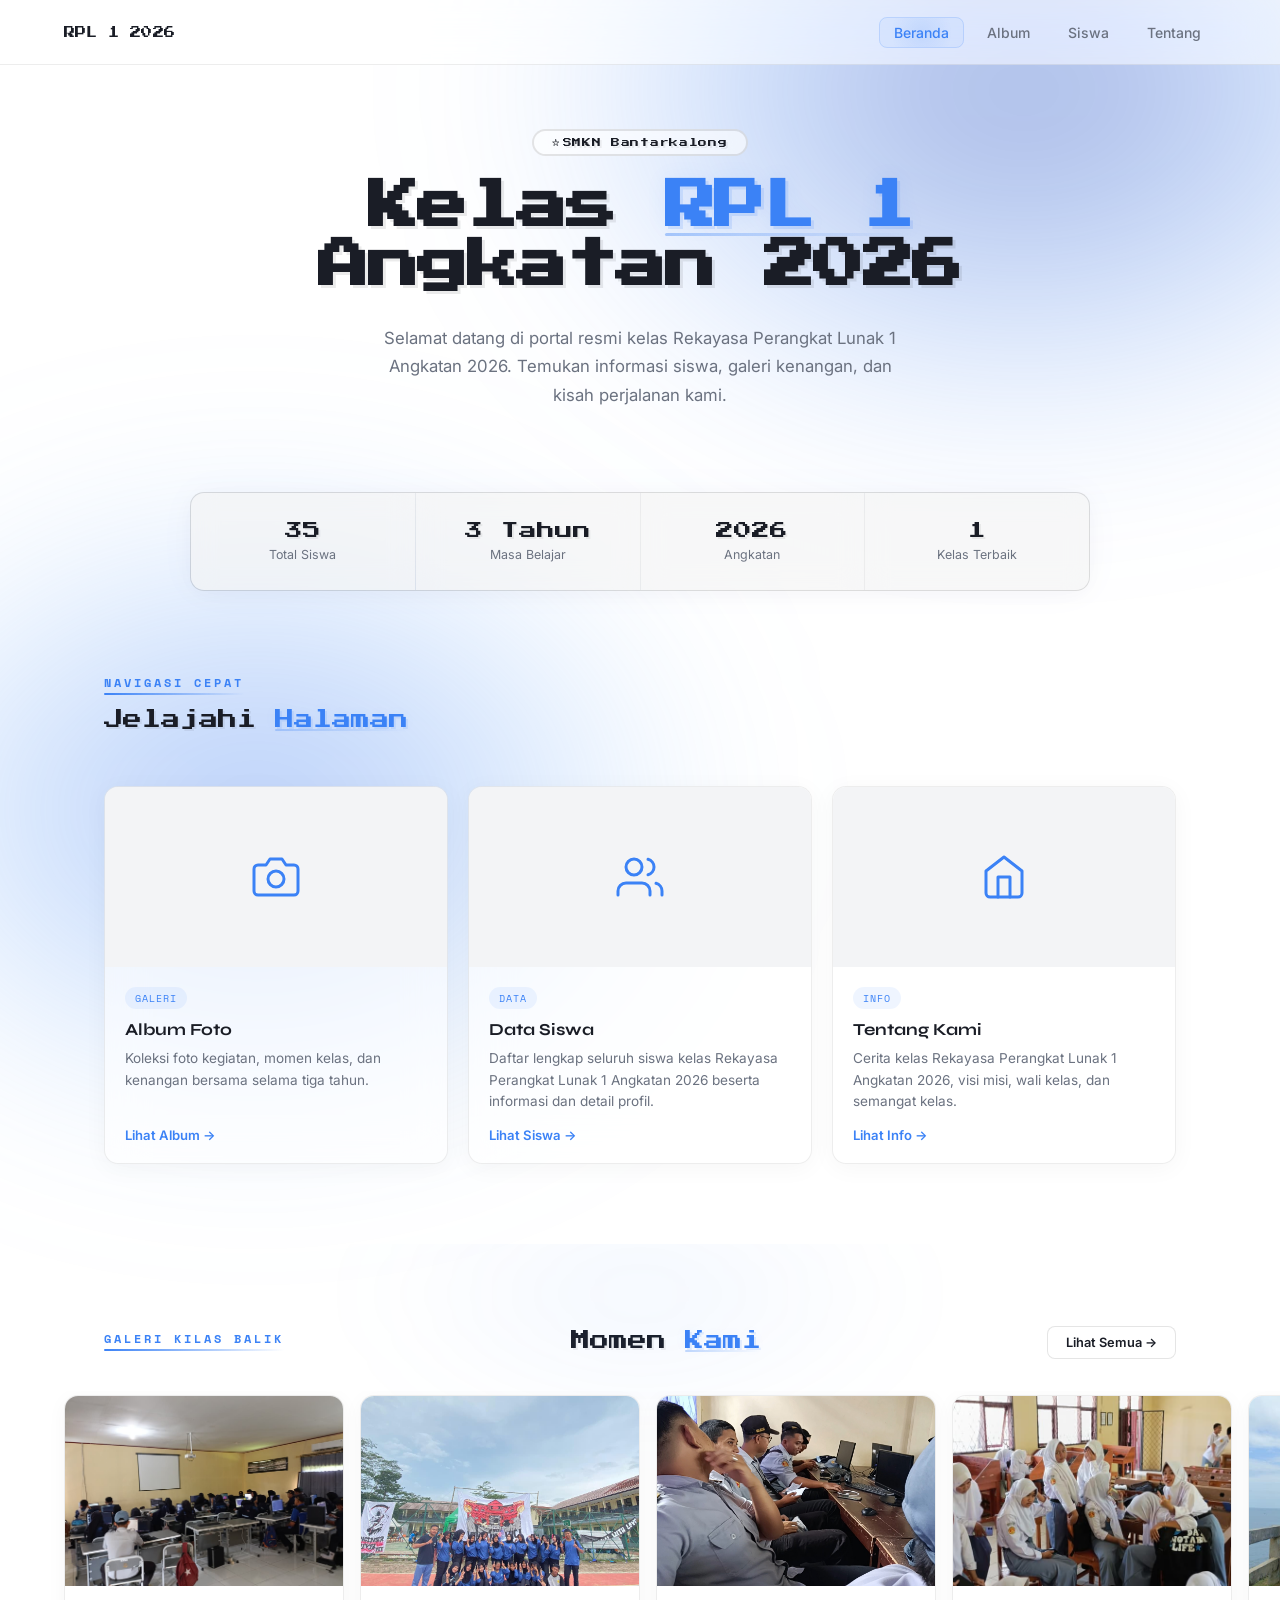
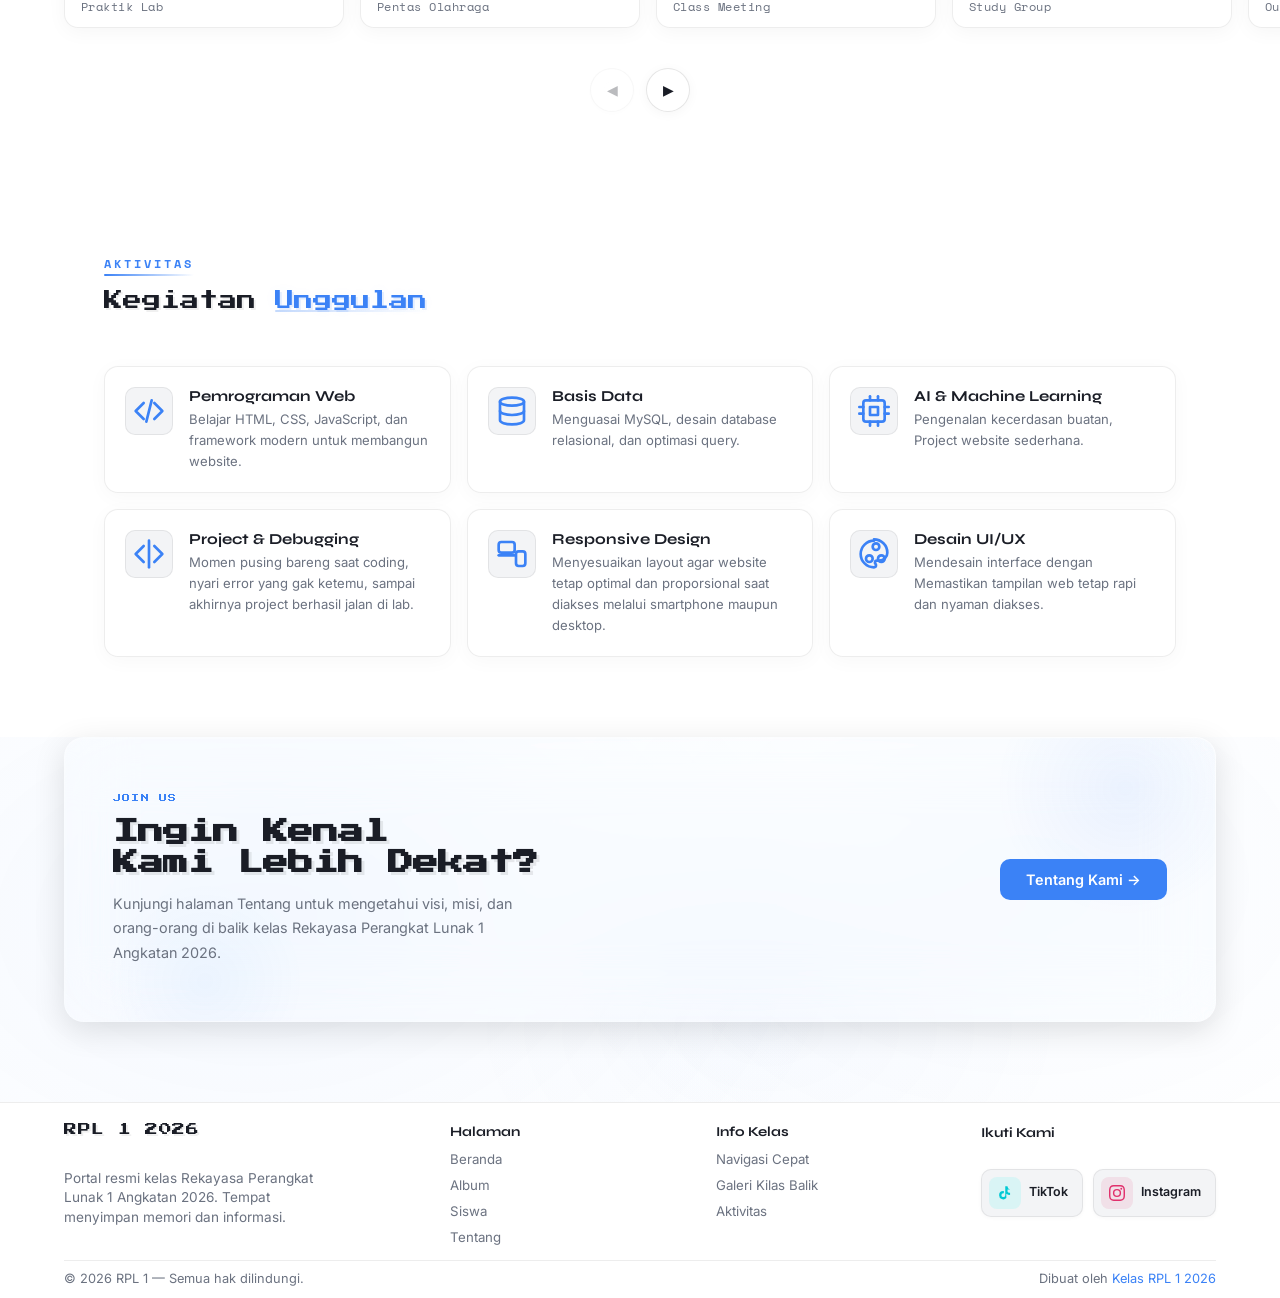
<file: index.html>
<!DOCTYPE html>
<html lang="id">
<head>
  <meta charset="UTF-8" />
  <meta name="viewport" content="width=device-width, initial-scale=1.0" />
  <title>RPL 1 2026 - Home</title>
  <link rel="stylesheet" href="assets/style.css" />
</head>
<body>

  <nav class="navbar">
    <div class="nav-inner">
      <a href="index.html" class="nav-logo">
        <span class="nav-logo-text">RPL 1 2026</span>
      </a>
      <ul class="nav-links">
        <li><a href="index.html" class="active">Beranda</a></li>
        <li><a href="album.html">Album</a></li>
        <li><a href="siswa.html">Siswa</a></li>
        <li><a href="tentang.html">Tentang</a></li>
      </ul>
      <div class="hamburger" aria-label="Menu">
        <span></span><span></span><span></span>
      </div>
    </div>
  </nav>

  <main>

    <section class="hero">
      <div class="hero-badge">
        <svg class="badge-sparkle" viewBox="0 0 24 24" fill="none" stroke="currentColor" stroke-width="2" stroke-linecap="round" stroke-linejoin="round"><path d="M12 2l2.4 7.4H22l-6.2 4.5 2.4 7.4L12 16.8l-6.2 4.5 2.4-7.4L2 9.4h7.6z"/></svg>
        SMKN Bantarkalong
      </div>
      <h1>Kelas <em>RPL 1</em><br>Angkatan 2026</h1>
      <p>Selamat datang di portal resmi kelas Rekayasa Perangkat Lunak 1 Angkatan 2026. Temukan informasi siswa, galeri kenangan, dan kisah perjalanan kami.</p>
    </section>

    <div class="section pt-0">
      <div class="stats-bar fade-in">
        <div class="stat-item">
          <div class="stat-num" data-target="35" data-suffix="">35</div>
          <div class="stat-lbl">Total Siswa</div>
        </div>
        <div class="stat-item">
          <div class="stat-num" data-target="3" data-suffix=" Tahun">3 Tahun</div>
          <div class="stat-lbl">Masa Belajar</div>
        </div>
        <div class="stat-item">
          <div class="stat-num" data-target="2026" data-suffix="">2026</div>
          <div class="stat-lbl">Angkatan</div>
        </div>
        <div class="stat-item">
          <div class="stat-num" data-target="1" data-suffix="">1</div>
          <div class="stat-lbl">Kelas Terbaik</div>
        </div>
      </div>
    </div>

    <section class="section pt-0">
      <div class="section-label" id="Navigasi Cepat">Navigasi Cepat</div>
      <h2 class="section-title">Jelajahi <span>Halaman</span></h2>

      <div class="card-grid">
        <a href="album.html" class="card fade-in">
          <div class="card-img">
            <svg class="icon-card" viewBox="0 0 24 24" fill="none" stroke="currentColor" stroke-width="1.5" stroke-linecap="round" stroke-linejoin="round"><path d="M23 19a2 2 0 0 1-2 2H3a2 2 0 0 1-2-2V8a2 2 0 0 1 2-2h4l2-3h6l2 3h4a2 2 0 0 1 2 2z"/><circle cx="12" cy="13" r="4"/></svg>
          </div>
          <div class="card-body">
            <span class="card-tag">GALERI</span>
            <div class="card-title">Album Foto</div>
            <div class="card-desc">Koleksi foto kegiatan, momen kelas, dan kenangan bersama selama tiga tahun.</div>
            <span class="card-link">Lihat Album →</span>
          </div>
        </a>

        <a href="siswa.html" class="card fade-in delay-1">
          <div class="card-img">
            <svg class="icon-card" viewBox="0 0 24 24" fill="none" stroke="currentColor" stroke-width="1.5" stroke-linecap="round" stroke-linejoin="round"><path d="M17 21v-2a4 4 0 0 0-4-4H5a4 4 0 0 0-4 4v2"/><circle cx="9" cy="7" r="4"/><path d="M23 21v-2a4 4 0 0 0-3-3.87"/><path d="M16 3.13a4 4 0 0 1 0 7.75"/></svg>
          </div>
          <div class="card-body">
            <span class="card-tag">DATA</span>
            <div class="card-title">Data Siswa</div>
            <div class="card-desc">Daftar lengkap seluruh siswa kelas Rekayasa Perangkat Lunak 1 Angkatan 2026 beserta informasi dan detail profil.</div>
            <span class="card-link">Lihat Siswa →</span>
          </div>
        </a>

        <a href="tentang.html" class="card fade-in delay-2">
          <div class="card-img">
            <svg class="icon-card" viewBox="0 0 24 24" fill="none" stroke="currentColor" stroke-width="1.5" stroke-linecap="round" stroke-linejoin="round"><path d="M3 9l9-7 9 7v11a2 2 0 0 1-2 2H5a2 2 0 0 1-2-2z"/><polyline points="9 22 9 12 15 12 15 22"/></svg>
          </div>
          <div class="card-body">
            <span class="card-tag">INFO</span>
            <div class="card-title">Tentang Kami</div>
            <div class="card-desc">Cerita kelas Rekayasa Perangkat Lunak 1 Angkatan 2026, visi misi, wali kelas, dan semangat kelas.</div>
            <span class="card-link">Lihat Info →</span>
          </div>
        </a>
      </div>
    </section>

    <section class="scroll-section">
      <div class="scroll-header">
        <div class="section-label" id="Galeri Kilas Balik">Galeri Kilas Balik</div>
        <h2 class="section-title">Momen <span>Kami</span></h2>
        <a href="album.html" class="btn btn-ghost btn-sm">Lihat Semua →</a>
      </div>

      <div class="scroll-track" id="scrollTrack">

        <div class="scroll-item">
          <img src="img/index/praktiklab.jpeg" alt="Di lab komputer" loading="lazy" />
          <div class="scroll-item-label">Praktik Lab</div>
        </div>
        <div class="scroll-item">
          <img src="img/index/pentasolahraga.jpeg" alt="Olahraga" loading="lazy" />
          <div class="scroll-item-label">Pentas Olahraga</div>
        </div>
        <div class="scroll-item">
          <img src="img/index/classmeting.jpeg" alt="Event sekolah" loading="lazy" />
          <div class="scroll-item-label">Class Meeting</div>
        </div>
        <div class="scroll-item">
          <img src="img/index/studygrup.jpeg" alt="Belajar bareng" loading="lazy" />
          <div class="scroll-item-label">Study Group</div>
        </div>
        <div class="scroll-item">
          <img src="img/index/outingclass.jpeg" alt="Momen seru" loading="lazy" />
          <div class="scroll-item-label">Outing Class</div>
        </div>
      </div>

      <div class="scroll-nav">
        <button class="scroll-btn" id="scrollLeft" aria-label="Geser kiri">◀</button>
        <button class="scroll-btn" id="scrollRight" aria-label="Geser kanan">▶</button>
      </div>
    </section>

    <section class="section">
      <div class="section-label" id="Aktivitas">Aktivitas</div>
      <h2 class="section-title">Kegiatan <span>Unggulan</span></h2>

      <div class="activity-grid">
        <div class="activity-card fade-in">
          <div class="activity-icon">
            <svg class="icon-activity" viewBox="0 0 24 24" fill="none" stroke="currentColor" stroke-width="2" stroke-linecap="round" stroke-linejoin="round"><polyline points="16 18 22 12 16 6"/><polyline points="8 6 2 12 8 18"/><line x1="14" y1="4" x2="10" y2="20"/></svg>
          </div>
          <div class="activity-body">
            <div class="activity-title">Pemrograman Web</div>
            <div class="activity-desc">Belajar HTML, CSS, JavaScript, dan framework modern untuk membangun website.</div>
          </div>
        </div>

        <div class="activity-card fade-in delay-3">
          <div class="activity-icon">
            <svg class="icon-activity" viewBox="0 0 24 24" fill="none" stroke="currentColor" stroke-width="2" stroke-linecap="round" stroke-linejoin="round"><ellipse cx="12" cy="5" rx="9" ry="3"/><path d="M21 12c0 1.66-4 3-9 3s-9-1.34-9-3"/><path d="M3 5v14c0 1.66 4 3 9 3s9-1.34 9-3V5"/></svg>
          </div>
          <div class="activity-body">
            <div class="activity-title">Basis Data</div>
            <div class="activity-desc">Menguasai MySQL, desain database relasional, dan optimasi query.</div>
          </div>
        </div>

        <div class="activity-card fade-in delay-4">
          <div class="activity-icon">
            <svg class="icon-activity" viewBox="0 0 24 24" fill="none" stroke="currentColor" stroke-width="2" stroke-linecap="round" stroke-linejoin="round"><rect x="4" y="4" width="16" height="16" rx="2"/><rect x="9" y="9" width="6" height="6"/><line x1="9" y1="1" x2="9" y2="4"/><line x1="15" y1="1" x2="15" y2="4"/><line x1="9" y1="20" x2="9" y2="23"/><line x1="15" y1="20" x2="15" y2="23"/><line x1="20" y1="9" x2="23" y2="9"/><line x1="20" y1="14" x2="23" y2="14"/><line x1="1" y1="9" x2="4" y2="9"/><line x1="1" y1="14" x2="4" y2="14"/></svg>
          </div>
          <div class="activity-body">
            <div class="activity-title">AI & Machine Learning</div>
            <div class="activity-desc">Pengenalan kecerdasan buatan, Project website sederhana.</div>
          </div>
        </div>

        <div class="activity-card fade-in delay-5">
          <div class="activity-icon">
            <svg class="icon-activity" viewBox="0 0 24 24" fill="none" stroke="currentColor" stroke-width="2" stroke-linecap="round" stroke-linejoin="round"><polyline points="16 18 22 12 16 6"/><polyline points="8 6 2 12 8 18"/><line x1="12" y1="22" x2="12" y2="2"/></svg>
          </div>
          <div class="activity-body">
            <div class="activity-title">Project & Debugging</div>
            <div class="activity-desc">Momen pusing bareng saat coding, nyari error yang gak ketemu, sampai akhirnya project berhasil jalan di lab.</div>
         </div>
        </div>

        <div class="activity-card fade-in delay-6">
          <div class="activity-icon">
           <svg class="icon-activity" viewBox="0 0 24 24" fill="none" stroke="currentColor" stroke-width="2" stroke-linecap="round" stroke-linejoin="round">
            <rect x="2" y="3" width="12" height="8" rx="2"/>
            <rect x="15" y="10" width="7" height="11" rx="2"/>
            <path d="M2 13h12"/>
           </svg>
          </div>
          <div class="activity-body">
            <div class="activity-title">Responsive Design</div>
            <div class="activity-desc">Menyesuaikan layout agar website tetap optimal dan proporsional saat diakses melalui smartphone maupun desktop.</div>
          </div>
        </div>

        <div class="activity-card fade-in delay-7">
          <div class="activity-icon">
            <svg class="icon-activity" viewBox="0 0 24 24" fill="none" stroke="currentColor" stroke-width="2" stroke-linecap="round" stroke-linejoin="round"><circle cx="13.5" cy="6.5" r="2.5"/><circle cx="17.5" cy="15.5" r="2.5"/><circle cx="8.5" cy="15.5" r="2.5"/><path d="M12 2C6.5 2 2 6.5 2 12s4.5 10 10 10c.93 0 1.5-.67 1.5-1.5 0-.39-.15-.74-.39-1.01-.23-.26-.38-.61-.38-1 0-.83.67-1.5 1.5-1.5H16c3.31 0 6-2.69 6-6 0-5.5-4.5-9.99-10-9.99z"/></svg>
          </div>
          <div class="activity-body">
            <div class="activity-title">Desain UI/UX</div>
            <div class="activity-desc">Mendesain interface dengan Memastikan tampilan web tetap rapi dan nyaman diakses.</div>
          </div>
        </div>
      </div>
    </section>

    <section class="cta-section">
      <div class="cta-inner fade-in">
        <div class="cta-text">
          <div class="cta-label">JOIN US</div>
          <h2 class="cta-title">Ingin Kenal<br>Kami Lebih Dekat?</h2>
          <p class="cta-desc">Kunjungi halaman Tentang untuk mengetahui visi, misi, dan orang-orang di balik kelas Rekayasa Perangkat Lunak 1 Angkatan 2026.</p>
        </div>
        <a href="tentang.html" class="btn btn-primary">Tentang Kami →</a>
      </div>
    </section>

  </main>

  <footer>
    <div class="footer-inner">
      <div class="footer-top">
        <div class="footer-brand">
          <div class="logo">RPL 1 2026</div>
          <p>Portal resmi kelas Rekayasa Perangkat Lunak 1 Angkatan 2026. Tempat menyimpan memori dan informasi.</p>

          <div class="social-heading">Ikuti Kami</div>
          <div class="footer-social">
            <a class="social-item tiktok-item" href="https://www.tiktok.com/@_erpeel1" target="_blank" rel="noopener noreferrer" aria-label="TikTok RPL 1">
              <span class="icon-box">
                <svg viewBox="0 0 24 24" xmlns="http://www.w3.org/2000/svg"><path d="M19.59 6.69a4.83 4.83 0 01-3.77-4.25V2h-3.45v13.67a2.89 2.89 0 01-2.88 2.5 2.89 2.89 0 01-2.89-2.89 2.89 2.89 0 012.89-2.89c.28 0 .54.04.79.1v-3.5a6.37 6.37 0 00-.79-.05A6.34 6.34 0 003.15 15.2a6.34 6.34 0 0010.86 4.48V13a8.28 8.28 0 005.58 2.16V11.7a4.83 4.83 0 01-3.77-1.76V6.69h3.77z"/></svg>
              </span>
              <span class="social-name">TikTok</span>
            </a>

            <a class="social-item ig-item" href="https://www.instagram.com/software_engineerr012026?igsh=MmttZGs0OWNicHg5" target="_blank" rel="noopener noreferrer" aria-label="Instagram RPL 1">
              <span class="icon-box">
                <svg viewBox="0 0 24 24" xmlns="http://www.w3.org/2000/svg"><path d="M12 2.163c3.204 0 3.584.012 4.85.07 3.252.148 4.771 1.691 4.919 4.919.058 1.265.069 1.645.069 4.849 0 3.205-.012 3.584-.069 4.849-.149 3.225-1.664 4.771-4.919 4.919-1.266.058-1.644.07-4.85.07-3.204 0-3.584-.012-4.849-.07-3.26-.149-4.771-1.699-4.919-4.92-.058-1.265-.07-1.644-.07-4.849 0-3.204.013-3.583.07-4.849.149-3.227 1.664-4.771 4.919-4.919 1.266-.057 1.645-.069 4.849-.069zM12 0C8.741 0 8.333.014 7.053.072 2.695.272.273 2.69.073 7.052.014 8.333 0 8.741 0 12c0 3.259.014 3.668.072 4.948.2 4.358 2.618 6.78 6.98 6.98C8.333 23.986 8.741 24 12 24c3.259 0 3.668-.014 4.948-.072 4.354-.2 6.782-2.618 6.979-6.98.059-1.28.073-1.689.073-4.948 0-3.259-.014-3.667-.072-4.947-.196-4.354-2.617-6.78-6.979-6.98C15.668.014 15.259 0 12 0zm0 5.838a6.162 6.162 0 100 12.324 6.162 6.162 0 000-12.324zM12 16a4 4 0 110-8 4 4 0 010 8zm6.406-11.845a1.44 1.44 0 100 2.881 1.44 1.44 0 000-2.881z"/></svg>
              </span>
              <span class="social-name">Instagram</span>
            </a>

          </div>
        </div>
        <div class="footer-col">
          <h4>Halaman</h4>
          <ul>
            <li><a href="index.html">Beranda</a></li>
            <li><a href="album.html">Album</a></li>
            <li><a href="siswa.html">Siswa</a></li>
            <li><a href="tentang.html">Tentang</a></li>
          </ul>
        </div>
        <div class="footer-col">
          <h4>Info Kelas</h4>
          <ul>
            <li><a href="#Navigasi Cepat">Navigasi Cepat</a></li>
            <li><a href="#Galeri Kilas Balik">Galeri Kilas Balik</a></li>
            <li><a href="#Aktivitas">Aktivitas</a></li>
          </ul>
        </div>
      </div>
      <div class="footer-bottom">
        <span>© 2026 RPL 1 — Semua hak dilindungi.</span>
        <span>Dibuat oleh <a href="tentang.html">Kelas RPL 1 2026</a></span>
      </div>
    </div>
  </footer>

  <script src="assets/script.js"></script>
</body>
</html>
</file>
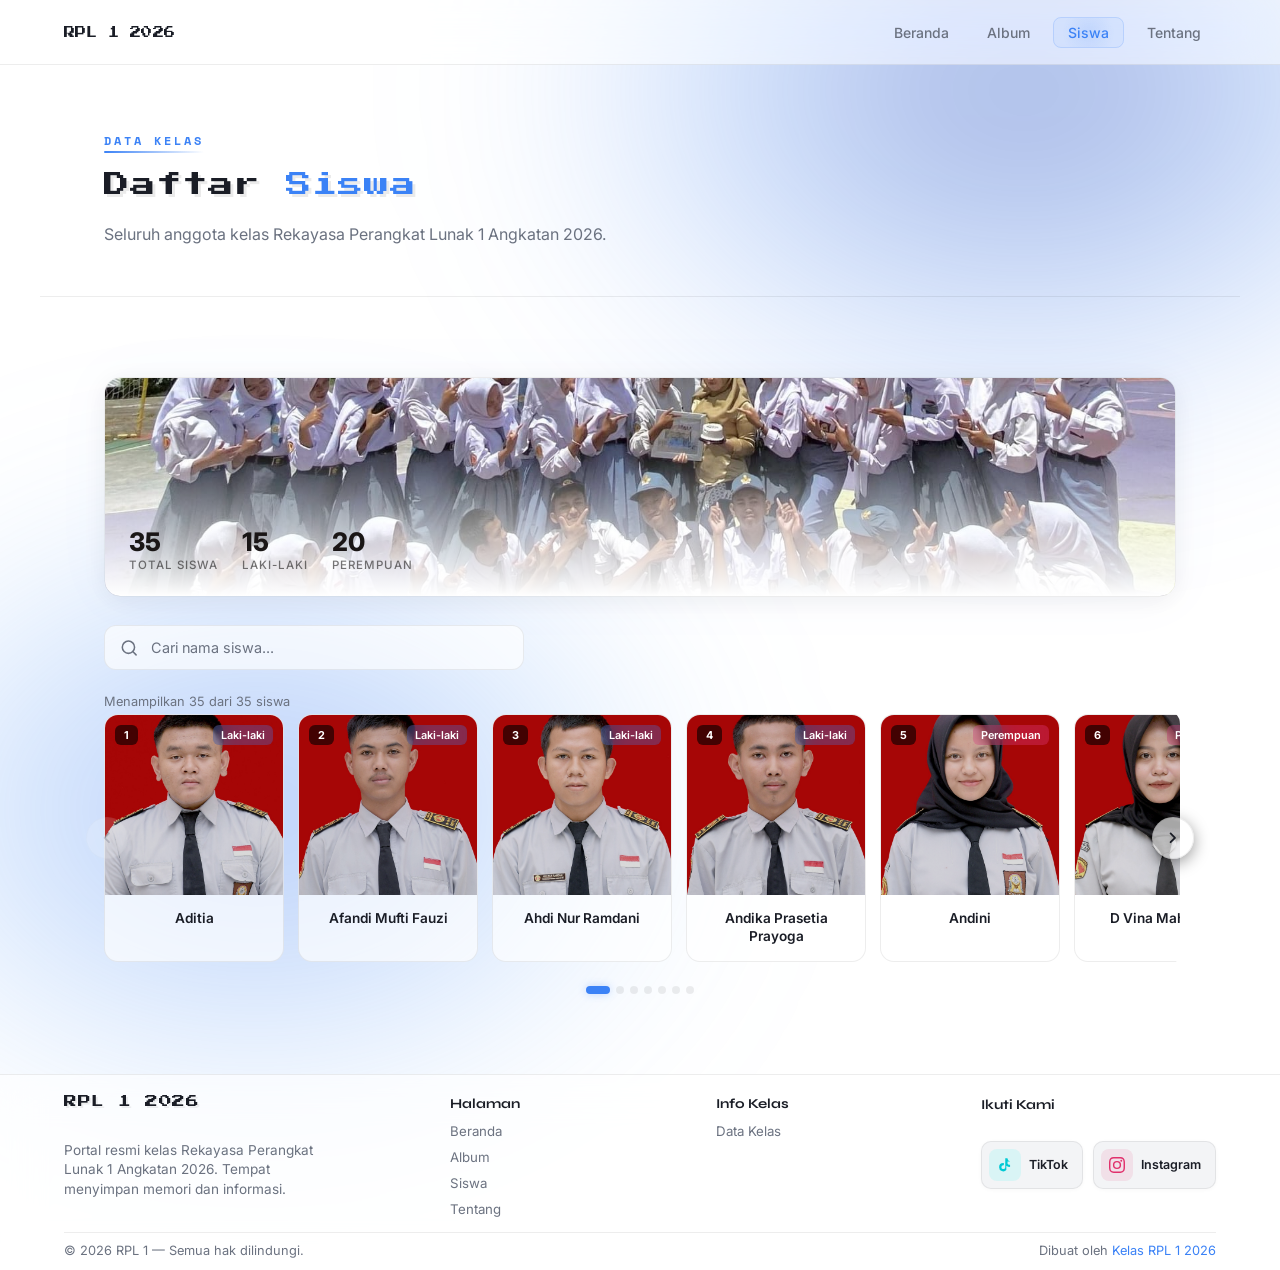
<file: siswa.html>
<!DOCTYPE html>
<html lang="id">
<head>
  <meta charset="UTF-8" />
  <meta name="viewport" content="width=device-width, initial-scale=1.0" />
  <title>RPL 1 2026 - Data Siswa</title>
  <link rel="stylesheet" href="assets/style.css" />
  <link href="https://fonts.googleapis.com/css2?family=Plus+Jakarta+Sans:wght@400;500;600;700;800&display=swap" rel="stylesheet" />
</head>
<body>

  <nav class="navbar">
    <div class="nav-inner">
      <a href="index.html" class="nav-logo">
        <span class="nav-logo-text">RPL 1 2026</span>
      </a>
      <ul class="nav-links">
        <li><a href="index.html">Beranda</a></li>
        <li><a href="album.html">Album</a></li>
        <li><a href="siswa.html" class="active">Siswa</a></li>
        <li><a href="tentang.html">Tentang</a></li>
      </ul>
      <div class="hamburger" aria-label="Menu">
        <span></span><span></span><span></span>
      </div>
    </div>
  </nav>

  <main>
    <div class="page-header fade-in">
      <div class="section-label" id="Data Kelas">Data Kelas</div>
      <h1>Daftar <span class="text-accent">Siswa</span></h1>
      <p>Seluruh anggota kelas Rekayasa Perangkat Lunak 1 Angkatan 2026.</p>
    </div>

    <section class="section">
      <div class="banner-photo fade-in d1">
       <img src="img/siswa/foto bersama.jpeg" alt="Foto Bersama RPL 1" />
        <div class="banner-overlay">
          <div class="banner-stats">
            <div class="banner-stat">
              <span class="val" id="totalCount">36</span>
              <span class="lbl">Total Siswa</span>
            </div>
            <div class="banner-stat">
              <span class="val" id="lakiCount">0</span>
              <span class="lbl">Laki-laki</span>
            </div>
            <div class="banner-stat">
              <span class="val" id="perempuanCount">0</span>
              <span class="lbl">Perempuan</span>
            </div>
          </div>
        </div>
      </div>

      <div class="search-area fade-in d2">
        <svg viewBox="0 0 24 24" fill="none" stroke="currentColor" stroke-width="2" stroke-linecap="round" stroke-linejoin="round"><circle cx="11" cy="11" r="8"/><line x1="21" y1="21" x2="16.65" y2="16.65"/></svg>
        <input id="searchInput" type="text" placeholder="Cari nama siswa..." oninput="handleSearch()" />
      </div>
      <div class="result-info" id="resultInfo"></div>

      <div class="carousel-container fade-in d3" id="carouselContainer">
  <button class="carousel-btn prev" id="btnPrev" onclick="carouselPrev()" disabled aria-label="Sebelumnya" title="Sebelumnya">
    <svg viewBox="0 0 24 24" fill="none" stroke="currentColor" stroke-width="2.5" stroke-linecap="round" stroke-linejoin="round"><polyline points="15 18 9 12 15 6"/></svg>
  </button>

  <div class="carousel-track-wrap">
    <div class="carousel-track" id="carouselTrack"></div>
  </div>

  <button class="carousel-btn next" id="btnNext" onclick="carouselNext()" aria-label="Selanjutnya" title="Selanjutnya">
    <svg viewBox="0 0 24 24" fill="none" stroke="currentColor" stroke-width="2.5" stroke-linecap="round" stroke-linejoin="round"><polyline points="9 18 15 12 9 6"/></svg>
  </button>
</div>

      <div class="carousel-dots" id="carouselDots"></div>

      <div class="swipe-hint">
        <svg viewBox="0 0 24 24" fill="none" stroke="currentColor" stroke-width="2" stroke-linecap="round" stroke-linejoin="round"><polyline points="9 18 15 12 9 6"/></svg>
        Geser untuk melihat siswa lainnya
      </div>

      <div class="empty-state" id="emptyState">
        <svg viewBox="0 0 24 24" fill="none" stroke="currentColor" stroke-width="1.5" stroke-linecap="round" stroke-linejoin="round"><circle cx="11" cy="11" r="8"/><line x1="21" y1="21" x2="16.65" y2="16.65"/><line x1="8" y1="11" x2="14" y2="11"/></svg>
        <p>Tidak ada siswa yang ditemukan.</p>
      </div>
    </section>
  </main>

  <footer>
    <div class="footer-inner">
      <div class="footer-top">
        <div class="footer-brand">
          <div class="logo">RPL 1 2026</div>
          <p>Portal resmi kelas Rekayasa Perangkat Lunak 1 Angkatan 2026. Tempat menyimpan memori dan informasi.</p>

          <div class="social-heading">Ikuti Kami</div>

          <div class="footer-social">

            <a class="social-item tiktok-item" href="https://www.tiktok.com/@_erpeel1" target="_blank" rel="noopener noreferrer" aria-label="TikTok RPL 1">
              <span class="icon-box">
                <svg viewBox="0 0 24 24" xmlns="http://www.w3.org/2000/svg"><path d="M19.59 6.69a4.83 4.83 0 01-3.77-4.25V2h-3.45v13.67a2.89 2.89 0 01-2.88 2.5 2.89 2.89 0 01-2.89-2.89 2.89 2.89 0 012.89-2.89c.28 0 .54.04.79.1v-3.5a6.37 6.37 0 00-.79-.05A6.34 6.34 0 003.15 15.2a6.34 6.34 0 0010.86 4.48V13a8.28 8.28 0 005.58 2.16V11.7a4.83 4.83 0 01-3.77-1.76V6.69h3.77z"/></svg>
              </span>
              <span class="social-name">TikTok</span>
            </a>

            <a class="social-item ig-item" href="https://www.instagram.com/software_engineerr012026?igsh=MmttZGs0OWNicHg5" target="_blank" rel="noopener noreferrer" aria-label="Instagram RPL 1">
              <span class="icon-box">
                <svg viewBox="0 0 24 24" xmlns="http://www.w3.org/2000/svg"><path d="M12 2.163c3.204 0 3.584.012 4.85.07 3.252.148 4.771 1.691 4.919 4.919.058 1.265.069 1.645.069 4.849 0 3.205-.012 3.584-.069 4.849-.149 3.225-1.664 4.771-4.919 4.919-1.266.058-1.644.07-4.85.07-3.204 0-3.584-.012-4.849-.07-3.26-.149-4.771-1.699-4.919-4.92-.058-1.265-.07-1.644-.07-4.849 0-3.204.013-3.583.07-4.849.149-3.227 1.664-4.771 4.919-4.919 1.266-.057 1.645-.069 4.849-.069zM12 0C8.741 0 8.333.014 7.053.072 2.695.272.273 2.69.073 7.052.014 8.333 0 8.741 0 12c0 3.259.014 3.668.072 4.948.2 4.358 2.618 6.78 6.98 6.98C8.333 23.986 8.741 24 12 24c3.259 0 3.668-.014 4.948-.072 4.354-.2 6.782-2.618 6.979-6.98.059-1.28.073-1.689.073-4.948 0-3.259-.014-3.667-.072-4.947-.196-4.354-2.617-6.78-6.979-6.98C15.668.014 15.259 0 12 0zm0 5.838a6.162 6.162 0 100 12.324 6.162 6.162 0 000-12.324zM12 16a4 4 0 110-8 4 4 0 010 8zm6.406-11.845a1.44 1.44 0 100 2.881 1.44 1.44 0 000-2.881z"/></svg>
              </span>
              <span class="social-name">Instagram</span>
            </a>

          </div>
        </div>
        <div class="footer-col">
          <h4>Halaman</h4>
          <ul>
            <li><a href="index.html">Beranda</a></li>
            <li><a href="album.html">Album</a></li>
            <li><a href="siswa.html">Siswa</a></li>
            <li><a href="tentang.html">Tentang</a></li>
          </ul>
        </div>
        <div class="footer-col">
          <h4>Info Kelas</h4>
          <ul>
            <li><a href="#Data Kelas">Data Kelas</a></li>
          </ul>
        </div>
      </div>
      <div class="footer-bottom">
        <span>© 2026 RPL 1 — Semua hak dilindungi.</span>
        <span>Dibuat oleh <a href="tentang.html">Kelas RPL 1 2026</a></span>
      </div>
    </div>
  </footer>

  <script src="assets/script.js"></script>
</body>
</html>
</file>
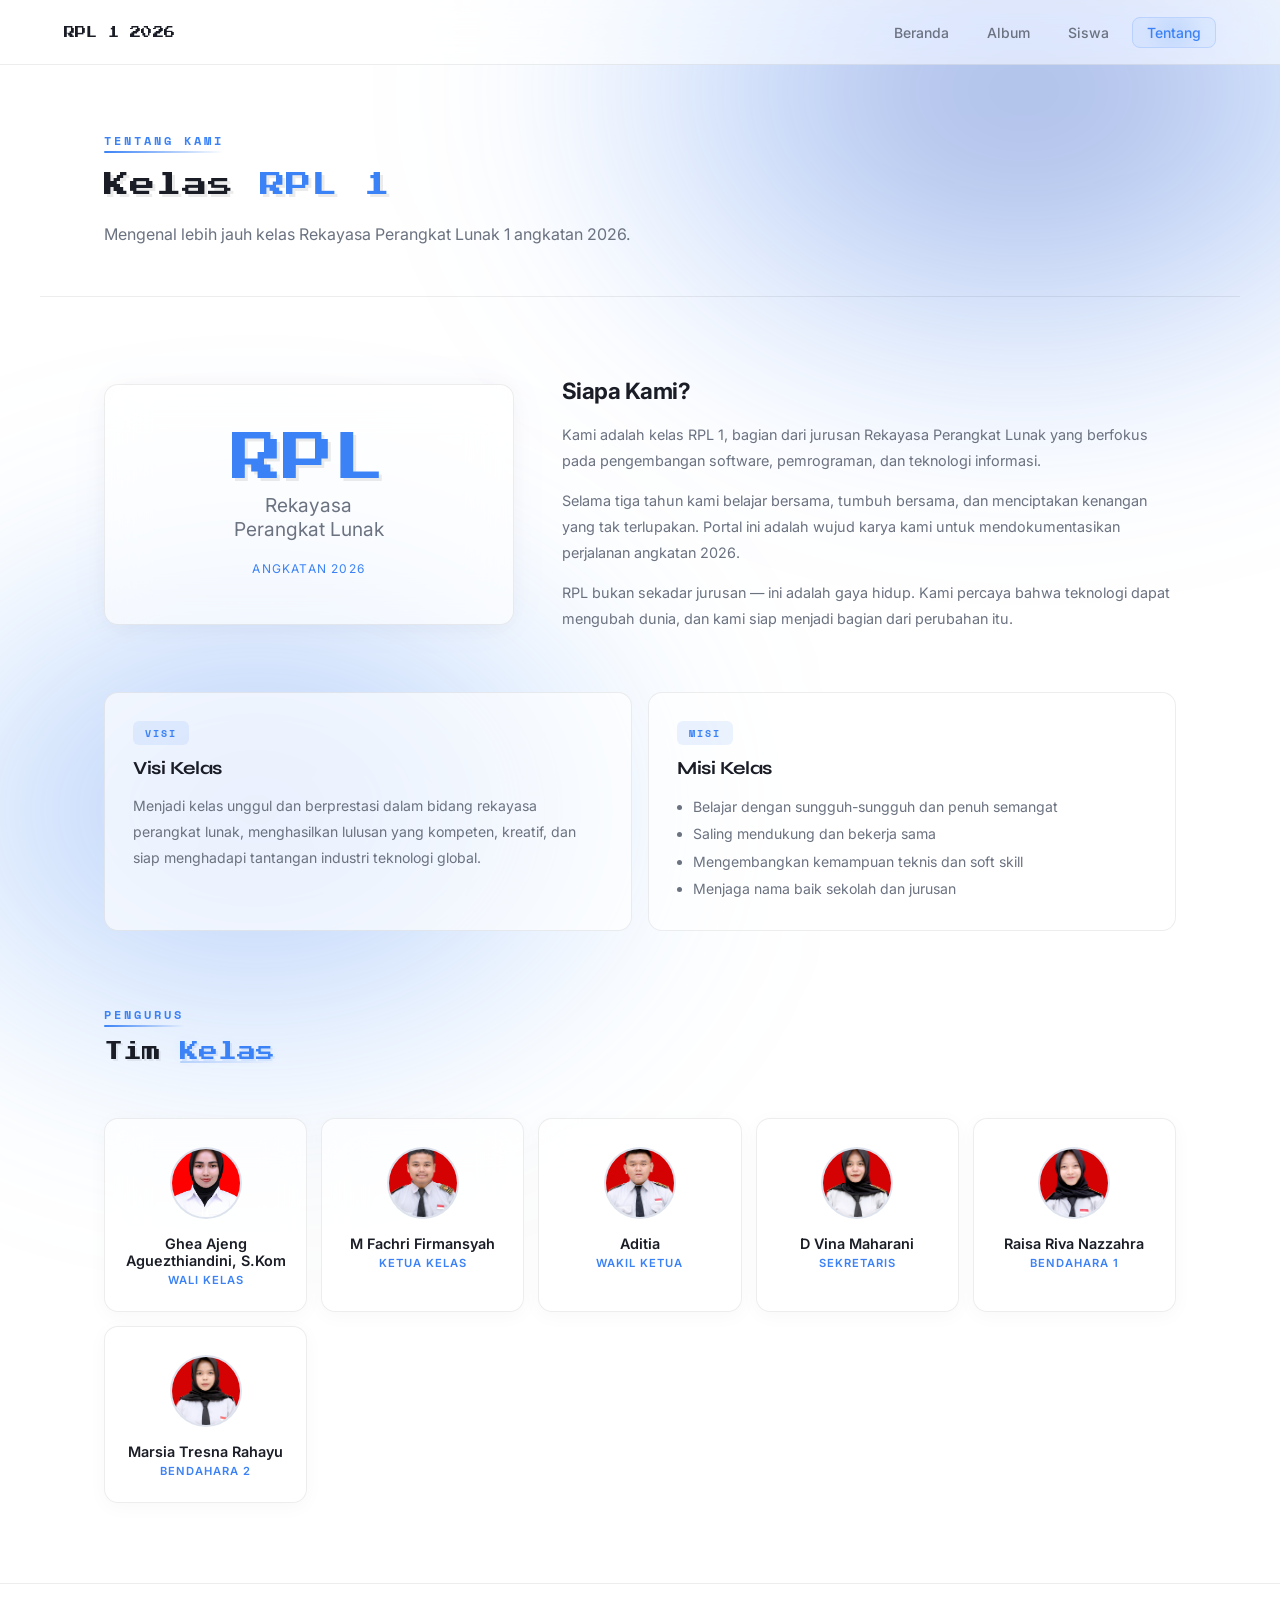
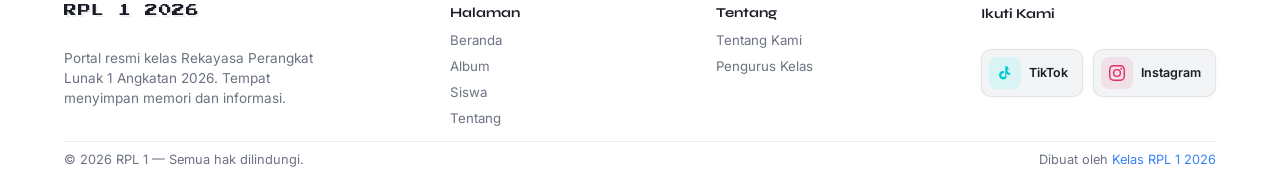
<file: tentang.html>
<!DOCTYPE html>
<html lang="id">
<head>
  <meta charset="UTF-8" />
  <meta name="viewport" content="width=device-width, initial-scale=1.0" />
  <title>RPL 1 2026 - Tentang Kami</title>
  <link rel="stylesheet" href="assets/style.css" />
  <link href="https://fonts.googleapis.com/css2?family=Plus+Jakarta+Sans:wght@400;500;600;700;800&display=swap" rel="stylesheet" />
</head>
<body>

  <nav class="navbar">
    <div class="nav-inner">
      <a href="index.html" class="nav-logo">
        <span class="nav-logo-text">RPL 1 2026</span>
      </a>
      <ul class="nav-links">
        <li><a href="index.html">Beranda</a></li>
        <li><a href="album.html">Album</a></li>
        <li><a href="siswa.html">Siswa</a></li>
        <li><a href="tentang.html" class="active">Tentang</a></li>
      </ul>
      <div class="hamburger">
        <span></span><span></span><span></span>
      </div>
    </div>
  </nav>

  <main>
    <div class="page-header fade-in">
      <div class="section-label" id="Tentang Kami">Tentang Kami</div>
      <h1>Kelas <span class="accent-text">RPL 1</span></h1>
      <p>Mengenal lebih jauh kelas Rekayasa Perangkat Lunak 1 angkatan 2026.</p>
    </div>

    <section class="section">

      <div class="about-grid fade-in">
        <div class="about-visual">
          <div class="big-num">RPL</div>
          <div class="about-visual-sub">Rekayasa</div>
          <div class="about-visual-sub--no-mt">Perangkat Lunak</div>
          <div class="about-visual-year">ANGKATAN 2026</div>
        </div>
        <div class="about-text">
          <h2>Siapa Kami?</h2>
          <p>
            Kami adalah kelas RPL 1, bagian dari jurusan Rekayasa Perangkat Lunak
            yang berfokus pada pengembangan software, pemrograman, dan teknologi
            informasi.
          </p>
          <p>
            Selama tiga tahun kami belajar bersama, tumbuh bersama, dan menciptakan
            kenangan yang tak terlupakan. Portal ini adalah wujud karya kami untuk
            mendokumentasikan perjalanan angkatan 2026.
          </p>
          <p>
            RPL bukan sekadar jurusan — ini adalah gaya hidup. Kami percaya bahwa
            teknologi dapat mengubah dunia, dan kami siap menjadi bagian dari
            perubahan itu.
          </p>
        </div>
      </div>

      <div class="vm-grid">
        <div class="vm-card fade-in">
          <div class="vm-card-inner">
            <div class="vm-tag">Visi</div>
            <div class="vm-title">Visi Kelas</div>
            <p>
              Menjadi kelas unggul dan berprestasi dalam bidang rekayasa perangkat lunak,
              menghasilkan lulusan yang kompeten, kreatif, dan siap menghadapi tantangan
              industri teknologi global.
            </p>
          </div>
        </div>
        <div class="vm-card fade-in delay-1">
          <div class="vm-card-inner">
            <div class="vm-tag">Misi</div>
            <div class="vm-title">Misi Kelas</div>
            <ul>
              <li>Belajar dengan sungguh-sungguh dan penuh semangat</li>
              <li>Saling mendukung dan bekerja sama</li>
              <li>Mengembangkan kemampuan teknis dan soft skill</li>
              <li>Menjaga nama baik sekolah dan jurusan</li>
            </ul>
          </div>
        </div>
      </div>

        <div class="pengurus-section">
        <div class="section-label fade-in" id="Pengurus">Pengurus</div>
        <h2 class="section-title fade-in">Tim <span>Kelas</span></h2>

        <div class="team-grid">
          <div class="team-card fade-in delay-5">
            <div class="team-avatar">
              <img src="img/siswa/Ghea Ajeng Aguezthiandini.jpeg" alt="Bendahara2"
                   onerror="this.style.display='none';this.parentElement.innerHTML='<svg viewBox=&quot;0 0 24 24&quot; fill=&quot;none&quot; stroke=&quot;currentColor&quot; stroke-width=&quot;1.5&quot; stroke-linecap=&quot;round&quot; stroke-linejoin=&quot;round&quot;><path d=&quot;M20 21v-2a4 4 0 00-4-4H8a4 4 0 00-4 4v2&quot;/><circle cx=&quot;12&quot; cy=&quot;7&quot; r=&quot;4&quot;/></svg>'">
            </div>
            <div class="team-name">Ghea Ajeng Aguezthiandini, S.Kom</div>
            <div class="team-role">Wali Kelas</div>
          </div>
          
          <div class="team-card fade-in">
            <div class="team-avatar">
              <img src="img/siswa/M Fachri Firmansyah.jpeg" alt="Ketua"
                   onerror="this.style.display='none';this.parentElement.innerHTML='<svg viewBox=&quot;0 0 24 24&quot; fill=&quot;none&quot; stroke=&quot;currentColor&quot; stroke-width=&quot;1.5&quot; stroke-linecap=&quot;round&quot; stroke-linejoin=&quot;round&quot;><path d=&quot;M20 21v-2a4 4 0 00-4-4H8a4 4 0 00-4 4v2&quot;/><circle cx=&quot;12&quot; cy=&quot;7&quot; r=&quot;4&quot;/></svg>'">
            </div>
            <div class="team-name">M Fachri Firmansyah</div>
            <div class="team-role">Ketua Kelas</div>
          </div>

          <div class="team-card fade-in delay-1">
            <div class="team-avatar">
              <img src="img/siswa/Aditia.jpeg" alt="Wakil"
                   onerror="this.style.display='none';this.parentElement.innerHTML='<svg viewBox=&quot;0 0 24 24&quot; fill=&quot;none&quot; stroke=&quot;currentColor&quot; stroke-width=&quot;1.5&quot; stroke-linecap=&quot;round&quot; stroke-linejoin=&quot;round&quot;><path d=&quot;M20 21v-2a4 4 0 00-4-4H8a4 4 0 00-4 4v2&quot;/><circle cx=&quot;12&quot; cy=&quot;7&quot; r=&quot;4&quot;/></svg>'">
            </div>
            <div class="team-name">Aditia</div>
            <div class="team-role">Wakil Ketua</div>
          </div>

          <div class="team-card fade-in delay-2">
            <div class="team-avatar">
              <img src="img/siswa/D Vina Maharani.jpeg" alt="Sekretaris"
                   onerror="this.style.display='none';this.parentElement.innerHTML='<svg viewBox=&quot;0 0 24 24&quot; fill=&quot;none&quot; stroke=&quot;currentColor&quot; stroke-width=&quot;1.5&quot; stroke-linecap=&quot;round&quot; stroke-linejoin=&quot;round&quot;><path d=&quot;M20 21v-2a4 4 0 00-4-4H8a4 4 0 00-4 4v2&quot;/><circle cx=&quot;12&quot; cy=&quot;7&quot; r=&quot;4&quot;/></svg>'">
            </div>
            <div class="team-name">D Vina Maharani</div>
            <div class="team-role">Sekretaris</div>
          </div>

          <div class="team-card fade-in delay-3">
            <div class="team-avatar">
              <img src="img/siswa/Raisa Riva Nazzahra.jpeg" alt="Bendahara1"
                   onerror="this.style.display='none';this.parentElement.innerHTML='<svg viewBox=&quot;0 0 24 24&quot; fill=&quot;none&quot; stroke=&quot;currentColor&quot; stroke-width=&quot;1.5&quot; stroke-linecap=&quot;round&quot; stroke-linejoin=&quot;round&quot;><path d=&quot;M20 21v-2a4 4 0 00-4-4H8a4 4 0 00-4 4v2&quot;/><circle cx=&quot;12&quot; cy=&quot;7&quot; r=&quot;4&quot;/></svg>'">
            </div>
            <div class="team-name">Raisa Riva Nazzahra</div>
            <div class="team-role">Bendahara 1</div>
          </div>
          <div class="team-card fade-in delay-4">
            <div class="team-avatar">
              <img src="img/siswa/Marsia Tresna Rahayu.jpeg" alt="Bendahara2"
                   onerror="this.style.display='none';this.parentElement.innerHTML='<svg viewBox=&quot;0 0 24 24&quot; fill=&quot;none&quot; stroke=&quot;currentColor&quot; stroke-width=&quot;1.5&quot; stroke-linecap=&quot;round&quot; stroke-linejoin=&quot;round&quot;><path d=&quot;M20 21v-2a4 4 0 00-4-4H8a4 4 0 00-4 4v2&quot;/><circle cx=&quot;12&quot; cy=&quot;7&quot; r=&quot;4&quot;/></svg>'">
            </div>
            <div class="team-name">Marsia Tresna Rahayu</div>
            <div class="team-role">Bendahara 2</div>
          </div>

        </div>
      </div>

    </section>
  </main>

  <footer>
    <div class="footer-inner">
      <div class="footer-top">
        <div class="footer-brand">
          <div class="logo">RPL 1 2026</div>
          <p>Portal resmi kelas Rekayasa Perangkat Lunak 1 Angkatan 2026. Tempat menyimpan memori dan informasi.</p>

          <div class="social-heading">Ikuti Kami</div>

          <div class="footer-social">

            <a class="social-item tiktok-item" href="https://www.tiktok.com/@_erpeel1" target="_blank" rel="noopener noreferrer" aria-label="TikTok RPL 1">
              <span class="icon-box">
                <svg viewBox="0 0 24 24" xmlns="http://www.w3.org/2000/svg"><path d="M19.59 6.69a4.83 4.83 0 01-3.77-4.25V2h-3.45v13.67a2.89 2.89 0 01-2.88 2.5 2.89 2.89 0 01-2.89-2.89 2.89 2.89 0 012.89-2.89c.28 0 .54.04.79.1v-3.5a6.37 6.37 0 00-.79-.05A6.34 6.34 0 003.15 15.2a6.34 6.34 0 0010.86 4.48V13a8.28 8.28 0 005.58 2.16V11.7a4.83 4.83 0 01-3.77-1.76V6.69h3.77z"/></svg>
              </span>
              <span class="social-name">TikTok</span>
            </a>

            <a class="social-item ig-item" href="https://www.instagram.com/software_engineerr012026?igsh=MmttZGs0OWNicHg5" target="_blank" rel="noopener noreferrer" aria-label="Instagram RPL 1">
              <span class="icon-box">
                <svg viewBox="0 0 24 24" xmlns="http://www.w3.org/2000/svg"><path d="M12 2.163c3.204 0 3.584.012 4.85.07 3.252.148 4.771 1.691 4.919 4.919.058 1.265.069 1.645.069 4.849 0 3.205-.012 3.584-.069 4.849-.149 3.225-1.664 4.771-4.919 4.919-1.266.058-1.644.07-4.85.07-3.204 0-3.584-.012-4.849-.07-3.26-.149-4.771-1.699-4.919-4.92-.058-1.265-.07-1.644-.07-4.849 0-3.204.013-3.583.07-4.849.149-3.227 1.664-4.771 4.919-4.919 1.266-.057 1.645-.069 4.849-.069zM12 0C8.741 0 8.333.014 7.053.072 2.695.272.273 2.69.073 7.052.014 8.333 0 8.741 0 12c0 3.259.014 3.668.072 4.948.2 4.358 2.618 6.78 6.98 6.98C8.333 23.986 8.741 24 12 24c3.259 0 3.668-.014 4.948-.072 4.354-.2 6.782-2.618 6.979-6.98.059-1.28.073-1.689.073-4.948 0-3.259-.014-3.667-.072-4.947-.196-4.354-2.617-6.78-6.979-6.98C15.668.014 15.259 0 12 0zm0 5.838a6.162 6.162 0 100 12.324 6.162 6.162 0 000-12.324zM12 16a4 4 0 110-8 4 4 0 010 8zm6.406-11.845a1.44 1.44 0 100 2.881 1.44 1.44 0 000-2.881z"/></svg>
              </span>
              <span class="social-name">Instagram</span>
            </a>

          </div>
        </div>
        <div class="footer-col">
          <h4>Halaman</h4>
          <ul>
            <li><a href="index.html">Beranda</a></li>
            <li><a href="album.html">Album</a></li>
            <li><a href="siswa.html">Siswa</a></li>
            <li><a href="tentang.html">Tentang</a></li>
          </ul>
        </div>
        <div class="footer-col">
          <h4>Tentang</h4>
          <ul>
            <li><a href="#Tentang Kami">Tentang Kami</a></li>
            <li><a href="#Pengurus">Pengurus Kelas</a></li>
          </ul>
        </div>
      </div>
      <div class="footer-bottom">
        <span>© 2026 RPL 1 — Semua hak dilindungi.</span>
        <span>Dibuat oleh <a href="tentang.html">Kelas RPL 1 2026</a></span>
      </div>
    </div>
  </footer>

  <script src="assets/script.js"></script>
</body>
</html>
</file>
<file: assets/style.css>
@import url('https://fonts.googleapis.com/css2?family=Press+Start+2P&family=Space+Mono:wght@400;700&family=Syne:wght@400;600;700;800&family=Inter:wght@300;400;500&display=swap');

:root {
  --bg:         #ffffff;
  --surface:    #f3f4f6;
  --card:       rgba(255, 255, 255, 0.65);
  --card-solid: #ffffff;
  --border:     rgba(0, 0, 0, 0.07);
  --border-md:  rgba(0, 0, 0, 0.1);
  --accent:     #3b82f6;
  --accent2:    #7c3aed;
  --gold:       #f59e0b;
  --text:       #1a1d26;
  --muted:      #6b7280;
  --radius:     14px;
  --transition: 0.3s cubic-bezier(0.4, 0, 0.2, 1);
  --retro-shadow:    3px 3px 0px rgba(0, 0, 0, 0.08);
  --retro-shadow-sm: 2px 2px 0px rgba(0, 0, 0, 0.06);
  --blur:    blur(20px);
  --blur-sm: blur(12px);
}

*,
*::before,
*::after {
  box-sizing: border-box;
  margin: 0;
  padding: 0;
}

html {
  scroll-behavior: smooth;
}

body {
  font-family: 'Inter', sans-serif;
  background: #ffffff;
  color: var(--text);
  min-height: 100vh;
  display: flex;
  flex-direction: column;
  overflow-x: hidden;
  position: relative;
}

body::before {
  content: '';
  position: fixed;
  top: -30%;
  right: -20%;
  width: 80%;
  height: 80%;
  background: radial-gradient(ellipse at center, rgba(30, 64, 175, 0.45) 0%, rgba(59, 130, 246, 0.25) 40%, transparent 70%);
  filter: blur(100px);
  pointer-events: none;
  z-index: 0;
  animation: blobFloat1 18s ease-in-out infinite;
}

body::after {
  content: '';
  position: fixed;
  bottom: -25%;
  left: -15%;
  width: 70%;
  height: 70%;
  background: radial-gradient(ellipse at center, rgba(37, 99, 235, 0.38) 0%, rgba(96, 165, 250, 0.22) 45%, transparent 70%);
  filter: blur(100px);
  pointer-events: none;
  z-index: 0;
  animation: blobFloat2 22s ease-in-out infinite;
}

.bg-blob-layer .blob-1 {
  background: radial-gradient(circle, rgba(30, 64, 175, 0.38) 0%, rgba(59, 130, 246, 0.18) 50%, transparent 70%);
}

.bg-blob-layer .blob-2 {
  background: radial-gradient(circle, rgba(37, 99, 235, 0.32) 0%, rgba(96, 165, 250, 0.14) 60%, transparent 75%);
}

.bg-blob-layer .blob-3 {
  background: radial-gradient(circle, rgba(29, 78, 216, 0.35) 0%, rgba(59, 130, 246, 0.15) 50%, transparent 70%);
}

.bg-blob-layer .blob-4 {
  background: radial-gradient(circle, rgba(30, 64, 175, 0.28) 0%, rgba(96, 165, 250, 0.12) 50%, transparent 70%);
}

.bg-blob-layer .blob-5 {
  background: radial-gradient(circle, rgba(59, 130, 246, 0.30) 0%, transparent 65%);
}

.bg-blob-layer .blob-6 {
  background: radial-gradient(circle, rgba(37, 99, 235, 0.26) 0%, rgba(96, 165, 250, 0.12) 50%, transparent 70%);
}

.bg-blob-layer {
  position: fixed;
  inset: 0;
  pointer-events: none;
  z-index: 0;
  overflow: hidden;
}

.bg-blob-layer .blob {
  position: absolute;
  border-radius: 50%;
  filter: blur(120px);
  opacity: 0;
  animation: blobAppear 2s ease forwards;
}

.bg-blob-layer .blob-1 {
  width: 500px;
  height: 500px;
  top: -10%;
  right: 10%;
  background: radial-gradient(circle, rgba(30, 64, 175, 0.22) 0%, rgba(59, 130, 246, 0.08) 50%, transparent 70%);
  animation: blobAppear 2s 0.3s ease forwards, blobFloat3 25s 2s ease-in-out infinite;
}

.bg-blob-layer .blob-2 {
  width: 450px;
  height: 450px;
  top: 30%;
  left: -10%;
  background: radial-gradient(circle, rgba(37, 99, 235, 0.18) 0%, rgba(96, 165, 250, 0.06) 60%, transparent 75%);
  animation: blobAppear 2s 0.6s ease forwards, blobFloat4 20s 2s ease-in-out infinite;
}

.bg-blob-layer .blob-3 {
  width: 400px;
  height: 400px;
  bottom: 10%;
  right: -5%;
  background: radial-gradient(circle, rgba(29, 78, 216, 0.2) 0%, rgba(59, 130, 246, 0.07) 50%, transparent 70%);
  animation: blobAppear 2s 0.9s ease forwards, blobFloat5 28s 2s ease-in-out infinite;
}

.bg-blob-layer .blob-4 {
  width: 350px;
  height: 350px;
  bottom: -15%;
  left: 25%;
  background: radial-gradient(circle, rgba(30, 64, 175, 0.15) 0%, rgba(96, 165, 250, 0.05) 50%, transparent 70%);
  animation: blobAppear 2s 1.2s ease forwards, blobFloat6 24s 2s ease-in-out infinite;
}

.bg-blob-layer .blob-5 {
  width: 280px;
  height: 280px;
  top: 5%;
  left: 30%;
  background: radial-gradient(circle, rgba(59, 130, 246, 0.16) 0%, transparent 65%);
  animation: blobAppear 2s 1.5s ease forwards, blobFloat7 16s 2s ease-in-out infinite;
}

.bg-blob-layer .blob-6 {
  width: 320px;
  height: 320px;
  top: 50%;
  right: 20%;
  background: radial-gradient(circle, rgba(37, 99, 235, 0.14) 0%, rgba(96, 165, 250, 0.05) 50%, transparent 70%);
  animation: blobAppear 2s 0.4s ease forwards, blobFloat8 21s 2s ease-in-out infinite;
}

.bg-noise {
  position: fixed;
  inset: 0;
  pointer-events: none;
  z-index: 0;
  opacity: 0.015;
  background-image: url("data:image/svg+xml,%3Csvg viewBox='0 0 256 256' xmlns='http://www.w3.org/2000/svg'%3E%3Cfilter id='n'%3E%3CfeTurbulence type='fractalNoise' baseFrequency='0.85' numOctaves='4' stitchTiles='stitch'/%3E%3C/filter%3E%3Crect width='100%25' height='100%25' filter='url(%23n)'/%3E%3C/svg%3E");
  background-repeat: repeat;
  background-size: 128px 128px;
}

main {
  flex: 1;
  position: relative;
  z-index: 1;
}

a {
  text-decoration: none;
  color: inherit;
}

img {
  display: block;
  max-width: 100%;
}

.navbar {
  position: sticky;
  top: 0;
  z-index: 100;
  background: rgba(255, 255, 255, 0.55);
  -webkit-backdrop-filter: blur(24px) saturate(1.4);
  backdrop-filter: blur(24px) saturate(1.4);
  border-bottom: 1px solid var(--border);
  padding: 0 5%;
  animation: navSlideDown 0.6s ease both;
}

.nav-inner {
  max-width: 1200px;
  margin: 0 auto;
  display: flex;
  align-items: center;
  justify-content: space-between;
  height: 64px;
}

.nav-logo {
  font-family: 'Press Start 2P', monospace;
  font-size: 0.100rem;
  font-weight: 400;
  color: var(--text);
  letter-spacing: 0.04em;
  display: flex;
  align-items: center;
  gap: 8px;
  text-shadow: var(--retro-shadow-sm);
  image-rendering: pixelated;
}

.nav-logo span {
  display: inline-block;
  padding: 0;
  border-radius: 0;
  font-size: 0.7rem;
  font-family: 'Press Start 2P', monospace;
  text-shadow: none;
  background: none;
  color: var(--text);
}

.nav-logo-text {
  color: var(--muted);
  font-size: 0.8rem;
  font-weight: 400;
}

.nav-links {
  display: flex;
  gap: 8px;
  list-style: none;
}

.nav-links a {
  font-family: 'Inter', sans-serif;
  font-size: 0.875rem;
  font-weight: 500;
  color: var(--muted);
  padding: 6px 14px;
  border-radius: 8px;
  border: 1px solid transparent;
  transition: all 0.35s cubic-bezier(0.4, 0, 0.2, 1);
  position: relative;
  overflow: hidden;
}

.nav-links a::before {
  content: '';
  position: absolute;
  inset: 0;
  background: radial-gradient(circle at center, rgba(59, 130, 246, 0.12) 0%, transparent 70%);
  opacity: 0;
  transition: opacity 0.35s ease;
  border-radius: 8px;
}

.nav-links a:hover::before,
.nav-links a.active::before {
  opacity: 1;
}

.nav-links a:hover,
.nav-links a.active {
  color: var(--accent);
  border-color: rgba(59, 130, 246, 0.18);
  background: rgba(59, 130, 246, 0.06);
}

.hamburger {
  display: none;
  flex-direction: column;
  gap: 5px;
  cursor: pointer;
  padding: 4px;
}

.hamburger span {
  display: block;
  width: 24px;
  height: 2px;
  background: var(--text);
  border-radius: 2px;
  transition: var(--transition);
}

.btn {
  display: inline-flex;
  align-items: center;
  gap: 8px;
  padding: 12px 26px;
  border-radius: 10px;
  font-weight: 600;
  font-size: 0.9rem;
  transition: all 0.4s cubic-bezier(0.4, 0, 0.2, 1);
  cursor: pointer;
  border: none;
  position: relative;
  overflow: hidden;
}

.btn::after {
  content: '';
  position: absolute;
  inset: 0;
  background: linear-gradient(135deg, rgba(255,255,255,0.15) 0%, transparent 50%);
  opacity: 0;
  transition: opacity 0.4s ease;
}

.btn:hover::after {
  opacity: 1;
}

.btn-sm {
  padding: 8px 18px;
  font-size: 0.8rem;
  border-radius: 8px;
}

.btn-primary {
  background: var(--accent);
  color: #fff;
}

.btn-primary:hover {
  background: #2563eb;
  transform: translateY(-2px);
  box-shadow: 0 8px 24px rgba(59, 130, 246, 0.3), 0 0 0 1px rgba(59, 130, 246, 0.1);
}

.btn-primary:active {
  transform: translateY(0px);
  box-shadow: 0 2px 8px rgba(59, 130, 246, 0.2);
}

.btn-ghost {
  background: rgba(255, 255, 255, 0.6);
  -webkit-backdrop-filter: var(--blur-sm);
  backdrop-filter: var(--blur-sm);
  color: var(--text);
  border: 1px solid var(--border-md);
}

.btn-ghost:hover {
  border-color: var(--accent);
  color: var(--accent);
  transform: translateY(-2px);
  box-shadow: 0 6px 20px rgba(59, 130, 246, 0.1), 0 0 0 1px rgba(59, 130, 246, 0.08);
}

.btn-ghost:active {
  transform: translateY(0px);
}

.section {
  padding: 80px 5%;
  max-width: 1200px;
  margin: 0 auto;
}

.section-label {
  font-family: 'Space Mono', monospace;
  font-size: 0.72rem;
  font-weight: 700;
  letter-spacing: 3px;
  color: var(--accent);
  text-transform: uppercase;
  margin-bottom: 12px;
  position: relative;
  display: inline-block;
}

.section-label::after {
  content: '';
  position: absolute;
  bottom: -4px;
  left: 0;
  width: 100%;
  height: 2px;
  background: linear-gradient(90deg, var(--accent), transparent);
  border-radius: 2px;
  animation: labelExpand 0.8s 0.5s ease both;
}

.section-title {
  font-family: 'Press Start 2P', monospace;
  font-size: clamp(0.85rem, 2.5vw, 1.2rem);
  font-weight: 400;
  margin-bottom: 48px;
  line-height: 1.8;
  text-shadow: var(--retro-shadow-sm);
  image-rendering: pixelated;
  color: var(--text);
}

.section-title span {
  color: var(--accent);
  text-shadow:
    2px 2px 0px rgba(59, 130, 246, 0.12),
    0 0 12px rgba(59, 130, 246, 0.06);
  position: relative;
}

.section-title span::after {
  content: '';
  position: absolute;
  bottom: -2px;
  left: 0;
  width: 100%;
  height: 2px;
  background: linear-gradient(90deg, rgba(59, 130, 246, 0.3), transparent);
  border-radius: 1px;
}

.page-header {
  padding: 64px 5% 48px;
  border-bottom: 1px solid var(--border);
  max-width: 1200px;
  margin: 0 auto;
}

.page-header h1 {
  font-family: 'Press Start 2P', monospace;
  font-size: clamp(1rem, 3.5vw, 1.6rem);
  font-weight: 400;
  line-height: 1.8;
  text-shadow: var(--retro-shadow);
  image-rendering: pixelated;
  color: var(--text);
}

.page-header p {
  color: var(--muted);
  margin-top: 14px;
  font-size: 1rem;
  line-height: 1.7;
}

.badge {
  display: inline-block;
  padding: 3px 10px;
  border-radius: 50px;
  font-size: 0.7rem;
  font-weight: 600;
  transition: all 0.3s ease;
}

.badge-green {
  background: rgba(16, 185, 129, 0.1);
  color: #059669;
}

.badge-blue {
  background: rgba(59, 130, 246, 0.08);
  color: var(--accent);
}

.badge-gold {
  background: rgba(245, 158, 11, 0.1);
  color: #d97706;
}

.table-wrap {
  overflow-x: auto;
  overflow-y: auto;
  max-height: 420px;
  border: 1px solid var(--border);
  border-radius: var(--radius);
  background: rgba(255, 255, 255, 0.6);
  -webkit-backdrop-filter: var(--blur);
  backdrop-filter: var(--blur);
  box-shadow: 0 4px 24px rgba(0, 0, 0, 0.04), 0 0 0 1px rgba(59, 130, 246, 0.03);
}

table {
  width: 100%;
  min-width: 520px;
  border-collapse: collapse;
  font-size: 0.9rem;
}

thead {
  background: var(--surface);
  font-family: 'Space Mono', monospace;
  font-size: 0.72rem;
  letter-spacing: 0.08em;
  color: var(--muted);
  text-transform: uppercase;
}

th,
td {
  padding: 14px 20px;
  text-align: left;
}

tbody tr {
  border-top: 1px solid var(--border);
  transition: all 0.35s cubic-bezier(0.4, 0, 0.2, 1);
}

tbody tr:hover {
  background: rgba(59, 130, 246, 0.03);
  box-shadow: inset 3px 0 0 var(--accent);
}

.photo-grid {
  columns: 3 280px;
  gap: 16px;
}

.photo-item {
  break-inside: avoid;
  margin-bottom: 16px;
  border-radius: var(--radius);
  overflow: hidden;
  position: relative;
  border: 1px solid var(--border);
  cursor: pointer;
  background: rgba(255, 255, 255, 0.6);
  -webkit-backdrop-filter: var(--blur-sm);
  backdrop-filter: var(--blur-sm);
  box-shadow: 0 4px 16px rgba(0, 0, 0, 0.03);
  transition: all 0.4s cubic-bezier(0.4, 0, 0.2, 1);
}

.photo-item:hover {
  border-color: rgba(59, 130, 246, 0.18);
  box-shadow: 0 12px 32px rgba(59, 130, 246, 0.08), 0 0 0 1px rgba(59, 130, 246, 0.06);
}

.photo-placeholder {
  background: var(--surface);
  width: 100%;
  display: flex;
  flex-direction: column;
  align-items: center;
  justify-content: center;
  gap: 8px;
  color: var(--muted);
  font-size: 0.8rem;
  font-family: 'Space Mono', monospace;
  transition: all 0.4s ease;
  min-height: 180px;
}

.photo-placeholder:hover {
  background: rgba(59, 130, 246, 0.04);
  border-color: var(--accent);
}

.photo-placeholder .icon {
  font-size: 2rem;
  transition: transform 0.4s ease;
}

.photo-item:hover .photo-placeholder .icon {
  transform: scale(1.1);
}

footer {
  background: rgba(255, 255, 255, 0.6);
  -webkit-backdrop-filter: var(--blur);
  backdrop-filter: var(--blur);
  border-top: 1px solid var(--border);
  padding: 20px 5% 12px;
  position: relative;
  z-index: 1;
}

.footer-inner {
  max-width: 1200px;
  margin: 0 auto;
}

.footer-top {
  display: grid;
  grid-template-columns: 1.5fr 1fr 1fr auto;
  row-gap: 2px;
  column-gap: 24px;
  margin-bottom: 14px;
  align-items: start;
}

.footer-brand {
  display: contents;
}

.footer-brand .logo {
  font-family: 'Press Start 2P', monospace;
  font-size: 0.8rem;
  color: var(--text);
  font-weight: 400;
  text-shadow: var(--retro-shadow-sm);
  image-rendering: pixelated;
  letter-spacing: 0.04em;
  grid-column: 1;
  grid-row: 1;
}

.footer-brand p {
  font-size: 0.85rem;
  color: var(--muted);
  line-height: 1.45;
  max-width: 280px;
  grid-column: 1;
  grid-row: 2;
}

.footer-brand .social-heading {
  display: block !important;
  width: 100% !important;
  font-family: 'Syne', sans-serif !important;
  font-size: 0.85rem !important;
  font-weight: 700 !important;
  color: var(--text) !important;
  text-transform: none !important;
  letter-spacing: 0 !important;
  margin-top: 0 !important;
  margin-bottom: 6px !important;
  padding-bottom: 0 !important;
  border-bottom: none !important;
  line-height: 1.4 !important;
  height: auto !important;
  visibility: visible !important;
  opacity: 1 !important;
  overflow: visible !important;
  position: relative !important;
  float: none !important;
  clear: both !important;
  grid-column: 4;
  grid-row: 1;
}

.footer-social {
  display: flex !important;
  align-items: center !important;
  gap: 10px !important;
  margin-top: 0 !important;
  margin-bottom: 0 !important;
  padding: 0 !important;
  width: 100% !important;
  height: auto !important;
  visibility: visible !important;
  opacity: 1 !important;
  overflow: visible !important;
  grid-column: 4;
  grid-row: 2;
}

.footer-top > .footer-col:nth-child(2) {
  grid-column: 2;
  grid-row: 1 / 3;
}

.footer-top > .footer-col:nth-child(3) {
  grid-column: 3;
  grid-row: 1 / 3;
}

.footer-col h4 {
  font-family: 'Syne', sans-serif;
  font-size: 0.85rem;
  font-weight: 700;
  margin-bottom: 8px;
  color: var(--text);
}

.footer-col ul {
  list-style: none;
}

.footer-col ul li + li {
  margin-top: 6px;
}

.footer-col ul a {
  font-size: 0.83rem;
  color: var(--muted);
  transition: all 0.35s cubic-bezier(0.4, 0, 0.2, 1);
  position: relative;
  padding-left: 0;
}

.footer-col ul a::before {
  content: '';
  position: absolute;
  left: -2px;
  top: 50%;
  transform: translateY(-50%) scaleY(0);
  width: 2px;
  height: 60%;
  background: var(--accent);
  border-radius: 2px;
  transition: transform 0.3s ease;
}

.footer-col ul a:hover {
  color: var(--accent);
  padding-left: 8px;
}

.footer-col ul a:hover::before {
  transform: translateY(-50%) scaleY(1);
}

.footer-bottom {
  display: flex;
  align-items: center;
  justify-content: space-between;
  border-top: 1px solid var(--border);
  padding-top: 10px;
  font-size: 0.8rem;
  color: var(--muted);
  flex-wrap: wrap;
  gap: 12px;
}

.footer-bottom a {
  color: var(--accent);
  transition: all 0.3s ease;
}

.footer-bottom a:hover {
  text-shadow: 0 0 8px rgba(59, 130, 246, 0.3);
}

.footer-social .social-item {
  display: inline-flex !important;
  align-items: center !important;
  gap: 8px !important;
  text-decoration: none !important;
  padding: 7px 14px 7px 7px !important;
  border-radius: 10px !important;
  background: var(--surface) !important;
  border: 1px solid var(--border) !important;
  transition: all 0.4s cubic-bezier(0.4, 0, 0.2, 1) !important;
  position: relative !important;
  visibility: visible !important;
  opacity: 1 !important;
  overflow: visible !important;
  line-height: 1 !important;
  float: none !important;
  clear: none !important;
  color: var(--text) !important;
  box-shadow: 0 1px 4px rgba(0, 0, 0, 0.03) !important;
}

.footer-social .social-item:hover {
  transform: translateY(-2px) !important;
  box-shadow: 0 6px 20px rgba(0, 0, 0, 0.08) !important;
}

.footer-social .social-item .icon-box {
  display: inline-flex !important;
  align-items: center !important;
  justify-content: center !important;
  width: 32px !important;
  height: 32px !important;
  min-width: 32px !important;
  min-height: 32px !important;
  border-radius: 8px !important;
  transition: all 0.4s ease !important;
  position: relative !important;
  visibility: visible !important;
  opacity: 1 !important;
  overflow: visible !important;
  padding: 0 !important;
  line-height: 1 !important;
}

.footer-social .social-item .icon-box svg {
  width: 16px !important;
  height: 16px !important;
  min-width: 16px !important;
  min-height: 16px !important;
  fill: currentColor !important;
  display: block !important;
  visibility: visible !important;
  opacity: 1 !important;
  position: static !important;
}

.footer-social .social-item .social-name {
  font-family: 'Inter', sans-serif !important;
  font-size: 0.78rem !important;
  font-weight: 600 !important;
  color: var(--text) !important;
  line-height: 1 !important;
  white-space: nowrap !important;
  visibility: visible !important;
  opacity: 1 !important;
  display: inline !important;
  position: relative !important;
  height: auto !important;
  width: auto !important;
  overflow: visible !important;
}

.footer-social .social-item.tiktok-item .icon-box {
  background: rgba(37, 244, 238, 0.12) !important;
  color: #00c9d4 !important;
}

.footer-social .social-item.tiktok-item:hover .icon-box {
  background: #25f4ee !important;
  color: #000 !important;
  box-shadow: 0 0 16px rgba(37, 244, 238, 0.4) !important;
}

.footer-social .social-item.tiktok-item:hover {
  border-color: rgba(37, 244, 238, 0.3) !important;
  box-shadow: 0 6px 20px rgba(37, 244, 238, 0.15) !important;
}

.footer-social .social-item.ig-item .icon-box {
  background: rgba(225, 48, 108, 0.1) !important;
  color: #e1306c !important;
}

.footer-social .social-item.ig-item:hover .icon-box {
  background: linear-gradient(135deg, #f09433, #e6683c, #dc2743, #cc2366, #bc1888) !important;
  color: #fff !important;
  box-shadow: 0 0 16px rgba(225, 48, 108, 0.4) !important;
}

.footer-social .social-item.ig-item:hover {
  border-color: rgba(225, 48, 108, 0.25) !important;
  box-shadow: 0 6px 20px rgba(225, 48, 108, 0.12) !important;
}

@keyframes fadeUp {
  from {
    opacity: 0;
    transform: translateY(24px);
  }
  to {
    opacity: 1;
    transform: translateY(0);
  }
}

@keyframes fadeDown {
  from {
    opacity: 0;
    transform: translateY(-12px);
  }
  to {
    opacity: 1;
    transform: translateY(0);
  }
}

@keyframes hintSlide {
  0%, 100% {
    opacity: 0.5;
    transform: translateX(0);
  }
  50% {
    opacity: 1;
    transform: translateX(6px);
  }
}

@keyframes navSlideDown {
  from {
    opacity: 0;
    transform: translateY(-100%);
  }
  to {
    opacity: 1;
    transform: translateY(0);
  }
}

@keyframes blobFloat1 {
  0%, 100% {
    transform: translate(0, 0) scale(1);
  }
  25% {
    transform: translate(30px, -20px) scale(1.05);
  }
  50% {
    transform: translate(-15px, 25px) scale(0.97);
  }
  75% {
    transform: translate(20px, 10px) scale(1.03);
  }
}

@keyframes blobFloat2 {
  0%, 100% {
    transform: translate(0, 0) scale(1);
  }
  25% {
    transform: translate(-25px, 15px) scale(1.04);
  }
  50% {
    transform: translate(20px, -30px) scale(0.96);
  }
  75% {
    transform: translate(-10px, -15px) scale(1.02);
  }
}

@keyframes blobFloat3 {
  0%, 100% {
    transform: translate(0, 0) scale(1);
  }
  33% {
    transform: translate(40px, -30px) scale(1.08);
  }
  66% {
    transform: translate(-25px, 20px) scale(0.95);
  }
}

@keyframes blobFloat4 {
  0%, 100% {
    transform: translate(0, 0) scale(1);
  }
  33% {
    transform: translate(-30px, 25px) scale(1.06);
  }
  66% {
    transform: translate(15px, -20px) scale(0.97);
  }
}

@keyframes blobFloat5 {
  0%, 100% {
    transform: translate(0, 0) scale(1);
  }
  25% {
    transform: translate(20px, 30px) scale(1.04);
  }
  50% {
    transform: translate(-30px, -15px) scale(0.98);
  }
  75% {
    transform: translate(10px, 20px) scale(1.03);
  }
}

@keyframes blobFloat6 {
  0%, 100% {
    transform: translate(0, 0) scale(1);
  }
  33% {
    transform: translate(25px, -20px) scale(1.05);
  }
  66% {
    transform: translate(-20px, 30px) scale(0.96);
  }
}

@keyframes blobFloat7 {
  0%, 100% {
    transform: translate(0, 0) scale(1);
  }
  50% {
    transform: translate(-15px, 20px) scale(1.12);
  }
}

@keyframes blobFloat8 {
  0%, 100% {
    transform: translate(0, 0) scale(1);
  }
  50% {
    transform: translate(20px, -25px) scale(1.08);
  }
}

@keyframes blobAppear {
  from {
    opacity: 0;
    transform: scale(0.6);
  }
  to {
    opacity: 1;
    transform: scale(1);
  }
}

@keyframes labelExpand {
  from {
    width: 0;
    opacity: 0;
  }
  to {
    width: 100%;
    opacity: 1;
  }
}

@keyframes shimmer {
  0% {
    background-position: -200% center;
  }
  100% {
    background-position: 200% center;
  }
}

@keyframes subtlePulse {
  0%, 100% {
    box-shadow: 0 4px 24px rgba(0, 0, 0, 0.04), 0 0 0 0 rgba(59, 130, 246, 0);
  }
  50% {
    box-shadow: 0 4px 24px rgba(0, 0, 0, 0.04), 0 0 0 3px rgba(59, 130, 246, 0.04);
  }
}

@keyframes glowPulse {
  0%, 100% {
    opacity: 0.06;
  }
  50% {
    opacity: 0.14;
  }
}

@keyframes floatSoft {
  0%, 100% {
    transform: translateY(0);
  }
  50% {
    transform: translateY(-6px);
  }
}

@keyframes scaleIn {
  from {
    opacity: 0;
    transform: scale(0.92);
  }
  to {
    opacity: 1;
    transform: scale(1);
  }
}

@keyframes slideInLeft {
  from {
    opacity: 0;
    transform: translateX(-20px);
  }
  to {
    opacity: 1;
    transform: translateX(0);
  }
}

@keyframes slideInRight {
  from {
    opacity: 0;
    transform: translateX(20px);
  }
  to {
    opacity: 1;
    transform: translateX(0);
  }
}

@keyframes borderGlow {
  0%, 100% {
    border-color: var(--border);
  }
  50% {
    border-color: rgba(59, 130, 246, 0.15);
  }
}

@keyframes textShimmer {
  0% {
    background-position: 0% 50%;
  }
  100% {
    background-position: 200% 50%;
  }
}

.fade-in {
  opacity: 0;
  transform: translateY(20px);
  transition: opacity 0.7s cubic-bezier(0.4, 0, 0.2, 1), transform 0.7s cubic-bezier(0.4, 0, 0.2, 1);
}

.fade-in.visible {
  opacity: 1;
  transform: translateY(0);
}

.fade-in-left {
  opacity: 0;
  transform: translateX(-24px);
  transition: opacity 0.7s cubic-bezier(0.4, 0, 0.2, 1), transform 0.7s cubic-bezier(0.4, 0, 0.2, 1);
}

.fade-in-left.visible {
  opacity: 1;
  transform: translateX(0);
}

.fade-in-right {
  opacity: 0;
  transform: translateX(24px);
  transition: opacity 0.7s cubic-bezier(0.4, 0, 0.2, 1), transform 0.7s cubic-bezier(0.4, 0, 0.2, 1);
}

.fade-in-right.visible {
  opacity: 1;
  transform: translateX(0);
}

.fade-in-scale {
  opacity: 0;
  transform: scale(0.93);
  transition: opacity 0.6s cubic-bezier(0.4, 0, 0.2, 1), transform 0.6s cubic-bezier(0.4, 0, 0.2, 1);
}

.fade-in-scale.visible {
  opacity: 1;
  transform: scale(1);
}

.pt-0 {
  padding-top: 0;
}

.text-accent {
  color: var(--accent);
}

.accent-text {
  color: var(--accent);
}

.shimmer-text {
  background: linear-gradient(
    90deg,
    var(--accent) 0%,
    #60a5fa 25%,
    var(--accent) 50%,
    #93c5fd 75%,
    var(--accent) 100%
  );
  background-size: 200% auto;
  -webkit-background-clip: text;
  -webkit-text-fill-color: transparent;
  background-clip: text;
  animation: textShimmer 4s linear infinite;
}

.delay-1 {
  transition-delay: 0.1s;
}

.delay-2 {
  transition-delay: 0.2s;
}

.delay-3 {
  transition-delay: 0.08s;
}

.delay-4 {
  transition-delay: 0.16s;
}

.delay-5 {
  transition-delay: 0.24s;
}

.delay-6 {
  transition-delay: 0.32s;
}

.delay-7 {
  transition-delay: 0.4s;
}

.d1 {
  animation-delay: 0.1s;
}

.d2 {
  animation-delay: 0.2s;
}

.d3 {
  animation-delay: 0.3s;
}

.hero {
  padding: 64px 5% 20px;
  text-align: center;
  position: relative;
}

.hero-badge {
  display: flex;
  align-items: center;
  justify-content: center;
  gap: 0.3em;
  margin-left: auto;
  margin-right: auto;
  width: fit-content;
  font-family: 'Press Start 2P', monospace;
  font-size: 0.55rem;
  color: var(--text);
  border: 2px solid var(--border-md);
  padding: 7px 18px;
  border-radius: 50px;
  letter-spacing: 0.08em;
  margin-bottom: 22px;
  animation: fadeDown 0.6s ease both, borderGlow 4s 1s ease-in-out infinite;
  text-shadow: var(--retro-shadow-sm);
  image-rendering: pixelated;
  background: rgba(255, 255, 255, 0.6);
  -webkit-backdrop-filter: var(--blur-sm);
  backdrop-filter: var(--blur-sm);
}

.badge-sparkle {
  width: 0.85em;
  height: 0.85em;
  animation: floatSoft 3s ease-in-out infinite;
}

.hero h1 {
  font-family: 'Press Start 2P', monospace;
  font-size: clamp(2rem, 5vw, 3.2rem);
  font-weight: 800;
  line-height: 1.15;
  letter-spacing: -1.5px;
  margin-bottom: 28px;
  animation: fadeUp 0.7s 0.1s ease both;
  text-shadow: var(--retro-shadow);
  image-rendering: pixelated;
  color: var(--text);
}

.hero h1 em {
  font-style: normal;
  color: var(--accent);
  text-shadow:
    3px 3px 0px rgba(59, 130, 246, 0.15),
    0 0 20px rgba(59, 130, 246, 0.08);
  position: relative;
}

.hero h1 em::after {
  content: '';
  position: absolute;
  bottom: -4px;
  left: 0;
  width: 100%;
  height: 3px;
  background: linear-gradient(90deg, rgba(59, 130, 246, 0.4), transparent);
  border-radius: 2px;
  animation: glowPulse 3s ease-in-out infinite;
}

.hero p {
  max-width: 540px;
  margin: 0 auto 48px;
  color: var(--muted);
  font-size: 1.05rem;
  line-height: 1.7;
  animation: fadeUp 0.7s 0.2s ease both;
}

.hero-actions {
  display: flex;
  gap: 12px;
  justify-content: center;
  flex-wrap: wrap;
  animation: fadeUp 0.7s 0.3s ease both;
}

.hero-actions .btn {
  display: inline-flex;
  align-items: center;
}

.home .section-title {
  font-size: 1.25rem;
  font-weight: 700;
  letter-spacing: -0.5px;
  margin-bottom: 20px;
}

.scroll-header .section-title {
  margin-bottom: 0;
}

.stats-bar {
  display: grid;
  grid-template-columns: repeat(4, 1fr);
  gap: 1px;
  background: var(--border);
  border: 1px solid var(--border);
  border-radius: var(--radius);
  overflow: hidden;
  margin: 15px auto 0;
  max-width: 900px;
  box-shadow: 0 4px 24px rgba(0, 0, 0, 0.03), 0 0 40px rgba(59, 130, 246, 0.03);
}

.stat-item {
  background: rgba(255, 255, 255, 0.6);
  -webkit-backdrop-filter: var(--blur-sm);
  backdrop-filter: var(--blur-sm);
  padding: 28px 24px;
  text-align: center;
  transition: all 0.4s ease;
  position: relative;
  overflow: hidden;
}

.stat-item::before {
  content: '';
  position: absolute;
  inset: 0;
  background: radial-gradient(circle at 50% 100%, rgba(59, 130, 246, 0.06) 0%, transparent 70%);
  opacity: 0;
  transition: opacity 0.4s ease;
}

.stat-item:hover::before {
  opacity: 1;
}

.stat-item:hover {
  background: rgba(255, 255, 255, 0.8);
}

.stat-num {
  font-family: 'Press Start 2P', monospace;
  font-size: 1.1rem;
  font-weight: 400;
  color: var(--text);
  text-shadow: var(--retro-shadow-sm);
  image-rendering: pixelated;
  position: relative;
  z-index: 1;
}

.stat-lbl {
  font-size: 0.78rem;
  color: var(--muted);
  margin-top: 8px;
  position: relative;
  z-index: 1;
  transition: color 0.3s ease;
}

.stat-item:hover .stat-lbl {
  color: var(--accent);
}

.card-grid {
  display: grid;
  grid-template-columns: repeat(3, 1fr);
  gap: 20px;
  align-items: stretch;
}

.card {
  background: rgba(255, 255, 255, 0.6);
  -webkit-backdrop-filter: var(--blur);
  backdrop-filter: var(--blur);
  border: 1px solid var(--border);
  border-radius: var(--radius);
  overflow: hidden;
  transition: all 0.45s cubic-bezier(0.4, 0, 0.2, 1);
  position: relative;
  box-shadow: 0 4px 24px rgba(0, 0, 0, 0.04);
  display: flex;
  flex-direction: column;
}

.card::before {
  content: '';
  position: absolute;
  top: 0;
  left: 0;
  right: 0;
  height: 2px;
  background: linear-gradient(90deg, transparent, rgba(59, 130, 246, 0), transparent);
  transition: background 0.5s ease;
  z-index: 1;
}

.card:hover::before {
  background: linear-gradient(90deg, transparent, rgba(59, 130, 246, 0.5), transparent);
}

.card:hover {
  border-color: rgba(59, 130, 246, 0.2);
  transform: translateY(-4px);
  box-shadow: 0 16px 48px rgba(59, 130, 246, 0.1), 0 4px 16px rgba(0, 0, 0, 0.03);
}

.card-img {
  width: 100%;
  height: 180px;
  object-fit: cover;
  background: var(--surface);
  display: flex;
  align-items: center;
  justify-content: center;
  font-size: 2.5rem;
  color: var(--muted);
  flex-shrink: 0;
  transition: all 0.5s ease;
}

.card:hover .card-img {
  transform: scale(1.02);
}

.card-body {
  padding: 20px;
  flex: 1;
  display: flex;
  flex-direction: column;
}

.card-tag {
  font-family: 'Space Mono', monospace;
  font-size: 0.65rem;
  letter-spacing: 0.1em;
  color: var(--accent);
  background: rgba(59, 130, 246, 0.08);
  padding: 3px 10px;
  border-radius: 50px;
  display: inline-block;
  margin-bottom: 10px;
  width: fit-content;
  transition: all 0.3s ease;
}

.card:hover .card-tag {
  background: rgba(59, 130, 246, 0.14);
  box-shadow: 0 0 12px rgba(59, 130, 246, 0.1);
}

.card-title {
  font-family: 'Syne', sans-serif;
  font-size: 1.05rem;
  font-weight: 700;
  margin-bottom: 8px;
  transition: color 0.3s ease;
}

.card:hover .card-title {
  color: var(--accent);
}

.card-desc {
  font-size: 0.85rem;
  color: var(--muted);
  line-height: 1.6;
  flex: 1;
}

.card-link {
  display: inline-flex;
  align-items: center;
  gap: 6px;
  margin-top: 14px;
  font-size: 0.82rem;
  font-weight: 600;
  color: var(--accent);
  transition: all 0.4s cubic-bezier(0.4, 0, 0.2, 1);
  width: fit-content;
}

.card-link:hover {
  gap: 10px;
  text-shadow: 0 0 8px rgba(59, 130, 246, 0.2);
}

.card-fade {
  filter: blur(3px) brightness(0.92);
  opacity: 0.5;
  transform: scale(0.97);
  pointer-events: none;
  -webkit-user-select: none;
  user-select: none;
  transition: none;
}

.card-fade .card-body,
.card-fade .card-img {
  pointer-events: none;
}

.card-fade-link {
  position: absolute;
  inset: 0;
  z-index: 2;
  border-radius: var(--radius);
}

.scroll-section {
  padding: 80px 0 60px;
  position: relative;
  overflow: hidden;
}

.scroll-section::before {
  content: '';
  position: absolute;
  top: -100px;
  left: 50%;
  transform: translateX(-50%);
  width: 600px;
  height: 300px;
  background: radial-gradient(ellipse, rgba(59, 130, 246, 0.06) 0%, transparent 70%);
  filter: blur(40px);
  pointer-events: none;
  animation: glowPulse 6s ease-in-out infinite;
}

.scroll-header {
  max-width: 1200px;
  margin: 0 auto;
  padding: 0 5%;
  display: flex;
  align-items: flex-end;
  justify-content: space-between;
  gap: 16px;
  margin-bottom: 32px;
}

.scroll-track {
  display: flex;
  gap: 16px;
  overflow-x: auto;
  scroll-behavior: smooth;
  padding: 4px 5% 16px;
  -ms-overflow-style: none;
}

.scroll-track::-webkit-scrollbar {
  display: none;
}

.scroll-item {
  flex: 0 0 280px;
  border-radius: var(--radius);
  overflow: hidden;
  border: 1px solid var(--border);
  background: rgba(255, 255, 255, 0.6);
  -webkit-backdrop-filter: var(--blur);
  backdrop-filter: var(--blur);
  transition: all 0.45s cubic-bezier(0.4, 0, 0.2, 1);
  cursor: pointer;
  position: relative;
  box-shadow: 0 4px 20px rgba(0, 0, 0, 0.04);
}

.scroll-item::after {
  content: '';
  position: absolute;
  inset: 0;
  border-radius: var(--radius);
  box-shadow: inset 0 0 0 0 rgba(59, 130, 246, 0);
  transition: box-shadow 0.4s ease;
  pointer-events: none;
}

.scroll-item:hover::after {
  box-shadow: inset 0 0 0 1px rgba(59, 130, 246, 0.1);
}

.scroll-item:hover {
  border-color: rgba(59, 130, 246, 0.2);
  transform: translateY(-4px);
  box-shadow: 0 12px 36px rgba(59, 130, 246, 0.1), 0 4px 12px rgba(0, 0, 0, 0.03);
}

.scroll-item img {
  width: 100%;
  height: 190px;
  object-fit: cover;
  display: block;
  transition: transform 0.6s cubic-bezier(0.4, 0, 0.2, 1);
}

.scroll-item:hover img {
  transform: scale(1.06);
}

.scroll-item-label {
  padding: 12px 16px;
  font-family: 'Space Mono', monospace;
  font-size: 0.75rem;
  color: var(--muted);
  letter-spacing: 0.04em;
  transition: all 0.35s ease;
}

.scroll-item:hover .scroll-item-label {
  color: var(--accent);
}

.scroll-nav {
  display: flex;
  justify-content: center;
  gap: 12px;
  margin-top: 24px;
}

.scroll-btn {
  width: 44px;
  height: 44px;
  border-radius: 50%;
  border: 1px solid var(--border-md);
  background: rgba(255, 255, 255, 0.6);
  -webkit-backdrop-filter: var(--blur-sm);
  backdrop-filter: var(--blur-sm);
  color: var(--text);
  font-size: 0.85rem;
  cursor: pointer;
  transition: all 0.4s cubic-bezier(0.4, 0, 0.2, 1);
  display: flex;
  align-items: center;
  justify-content: center;
  box-shadow: 0 2px 12px rgba(0, 0, 0, 0.04);
}

.scroll-btn:hover {
  border-color: var(--accent);
  color: var(--accent);
  background: rgba(59, 130, 246, 0.06);
  box-shadow: 0 4px 16px rgba(59, 130, 246, 0.12), 0 0 0 3px rgba(59, 130, 246, 0.05);
}

.scroll-btn:active {
  transform: scale(0.95);
}

.activity-grid {
  display: grid;
  grid-template-columns: repeat(auto-fit, minmax(320px, 1fr));
  gap: 16px;
}

.activity-card {
  display: flex;
  align-items: flex-start;
  gap: 16px;
  background: rgba(255, 255, 255, 0.6);
  -webkit-backdrop-filter: var(--blur);
  backdrop-filter: var(--blur);
  border: 1px solid var(--border);
  border-radius: var(--radius);
  padding: 20px;
  transition: all 0.45s cubic-bezier(0.4, 0, 0.2, 1);
  position: relative;
  box-shadow: 0 4px 20px rgba(0, 0, 0, 0.03);
}

.activity-card::before {
  content: '';
  position: absolute;
  left: 0;
  top: 20px;
  bottom: 20px;
  width: 3px;
  background: transparent;
  border-radius: 0 2px 2px 0;
  transition: background 0.4s ease;
}

.activity-card:hover::before {
  background: linear-gradient(180deg, var(--accent), rgba(59, 130, 246, 0.2));
}

.activity-card:hover {
  border-color: rgba(59, 130, 246, 0.18);
  transform: translateY(-3px);
  box-shadow: 0 12px 36px rgba(59, 130, 246, 0.08), 0 4px 12px rgba(0, 0, 0, 0.03);
}

.activity-icon {
  font-size: 1.8rem;
  flex-shrink: 0;
  width: 48px;
  height: 48px;
  background: var(--surface);
  border-radius: 10px;
  display: flex;
  align-items: center;
  justify-content: center;
  border: 1px solid var(--border);
  transition: all 0.4s ease;
}

.activity-card:hover .activity-icon {
  background: rgba(59, 130, 246, 0.08);
  border-color: rgba(59, 130, 246, 0.15);
  transform: scale(1.05);
}

.activity-body {
  flex: 1;
  min-width: 0;
}

.activity-title {
  font-family: 'Syne', sans-serif;
  font-weight: 700;
  font-size: 0.95rem;
  margin-bottom: 4px;
  transition: color 0.3s ease;
}

.activity-card:hover .activity-title {
  color: var(--accent);
}

.activity-desc {
  font-size: 0.82rem;
  color: var(--muted);
  line-height: 1.6;
}

.activity-badge {
  position: absolute;
  top: 14px;
  right: 14px;
  transition: all 0.3s ease;
}

.activity-card:hover .activity-badge {
  transform: scale(1.05);
}

.cta-section {
  padding: 0 5% 80px;
  position: relative;
}

.cta-section::before {
  content: '';
  position: absolute;
  inset: 0;
  background:
    radial-gradient(ellipse 600px 400px at 20% 50%, rgba(59, 130, 246, 0.06) 0%, transparent 100%),
    radial-gradient(ellipse 500px 350px at 80% 40%, rgba(59, 130, 246, 0.04) 0%, transparent 100%),
    radial-gradient(ellipse 300px 200px at 60% 80%, rgba(59, 130, 246, 0.03) 0%, transparent 100%);
  pointer-events: none;
  z-index: 0;
  animation: glowPulse 8s ease-in-out infinite;
}

.cta-inner {
  max-width: 1200px;
  margin: 0 auto;
  position: relative;
  z-index: 1;
  width: 100%;
  background: rgba(255, 255, 255, 0.12);
  -webkit-backdrop-filter: blur(32px) saturate(1.6);
  backdrop-filter: blur(32px) saturate(1.6);
  border: 1px solid rgba(255, 255, 255, 0.18);
  border-radius: 1.25rem;
  padding: 56px 48px;
  display: flex;
  align-items: center;
  justify-content: space-between;
  gap: 32px;
  overflow: hidden;
  box-shadow: 0 8px 32px rgba(0, 0, 0, 0.12), inset 0 1px 0 rgba(255, 255, 255, 0.15);
  transition: border-color 0.5s ease;
}

.cta-inner:hover {
  border-color: rgba(59, 130, 246, 0.15);
}

.cta-inner::before {
  content: '';
  position: absolute;
  top: -80px;
  right: -40px;
  width: 260px;
  height: 260px;
  background: radial-gradient(circle, rgba(59, 130, 246, 0.08) 0%, transparent 70%);
  pointer-events: none;
  animation: blobFloat7 12s ease-in-out infinite;
}

.cta-inner::after {
  content: '';
  position: absolute;
  bottom: -60px;
  left: 40px;
  width: 200px;
  height: 200px;
  background: radial-gradient(circle, rgba(59, 130, 246, 0.05) 0%, transparent 70%);
  pointer-events: none;
  animation: blobFloat8 15s ease-in-out infinite;
}

.cta-text {
  position: relative;
  z-index: 1;
}

.cta-inner .btn {
  position: relative;
  z-index: 1;
  flex-shrink: 0;
}

.cta-label {
  font-family: 'Press Start 2P', monospace;
  font-size: 0.5rem;
  color: var(--accent);
  letter-spacing: 0.15em;
  margin-bottom: 14px;
  image-rendering: pixelated;
}

.cta-title {
  font-family: 'Press Start 2P', monospace;
  font-size: 1.6rem;
  font-weight: 800;
  line-height: 1.2;
  letter-spacing: -1px;
  margin-bottom: 14px;
  text-shadow: var(--retro-shadow);
  image-rendering: pixelated;
  color: var(--text);
}

.cta-desc {
  font-size: 0.9rem;
  color: var(--muted);
  line-height: 1.7;
  max-width: 420px;
}

.icon-inline {
  display: inline-block;
  vertical-align: middle;
  width: 1.15em;
  height: 1.15em;
  margin-right: 0.35em;
  position: relative;
  top: -0.05em;
  flex-shrink: 0;
}

.icon-card {
  width: 3rem;
  height: 3rem;
  stroke: var(--accent, #3b82f6);
}

.icon-activity {
  width: 2rem;
  height: 2rem;
  stroke: var(--accent, #3b82f6);
  flex-shrink: 0;
}

.siswa-page main {
  padding-top: 40px;
}

.siswa-page .page-header {
  border-bottom: none;
  padding: 0 24px 40px;
}

.siswa-page .page-header h1 {
  font-family: 'Inter', sans-serif;
  font-size: clamp(2.4rem, 7vw, 3.2rem);
  font-weight: 800;
  letter-spacing: -1.5px;
  line-height: 1.15;
  margin-bottom: 14px;
  text-shadow: none;
  image-rendering: auto;
}

.siswa-page .page-header p {
  font-size: 0.95rem;
  max-width: 520px;
  margin-top: 0;
}

.siswa-page .section {
  padding: 0 24px 80px;
}

.banner-photo {
  width: 100%;
  height: 220px;
  border-radius: 16px;
  overflow: hidden;
  position: relative;
  margin-bottom: 28px;
  border: 1px solid var(--border);
  box-shadow: 0 4px 24px rgba(0, 0, 0, 0.06), 0 0 60px rgba(59, 130, 246, 0.04);
}

.banner-photo img {
  width: 100%;
  height: 100%;
  object-fit: cover;
  filter: brightness(1);
  transition: transform 8s ease;
}

.banner-photo:hover img {
  transform: scale(1.05);
}

.banner-overlay {
  position: absolute;
  inset: 0;
  background: linear-gradient(180deg, transparent 30%, var(--bg) 100%);
  display: flex;
  align-items: flex-end;
  padding: 24px;
}

.banner-overlay .banner-stats {
  display: flex;
  gap: 24px;
}

.banner-stat {
  display: flex;
  flex-direction: column;
}

.banner-stat .val {
  font-size: 1.6rem;
  font-weight: 800;
  color: #1a1616;
  line-height: 1;
}

.banner-stat .lbl {
  font-size: 0.72rem;
  color: rgba(28, 26, 26, 0.6);
  font-weight: 500;
  margin-top: 4px;
  text-transform: uppercase;
  letter-spacing: 1px;
}

.search-area {
  position: relative;
  margin-bottom: 24px;
}

.search-area svg {
  position: absolute;
  left: 16px;
  top: 50%;
  transform: translateY(-50%);
  width: 1.15rem;
  height: 1.15rem;
  stroke: var(--muted);
  pointer-events: none;
  transition: stroke 0.3s ease;
}

.search-area input {
  width: 100%;
  max-width: 420px;
  background: var(--card);
  border: 1px solid var(--border);
  border-radius: 12px;
  padding: 13px 18px 13px 46px;
  color: var(--text);
  font-family: inherit;
  font-size: 0.9rem;
  outline: none;
  transition: all 0.4s cubic-bezier(0.4, 0, 0.2, 1);
}

.search-area input::placeholder {
  color: var(--muted);
  transition: color 0.3s ease;
}

.search-area input:focus {
  border-color: var(--accent);
  box-shadow: 0 0 0 3px rgba(59, 130, 246, 0.12), 0 4px 16px rgba(59, 130, 246, 0.06);
}

.search-area input:focus ~ svg,
.search-area input:focus + svg {
  stroke: var(--accent);
}

.result-info {
  margin-top: 10px;
  font-size: 0.8rem;
  color: var(--muted);
  min-height: 1.2em;
  transition: all 0.3s ease;
}

.carousel-container {
  position: relative;
}

.carousel-track-wrap {
  overflow: hidden;
  border-radius: 14px;
  margin: 0 -4px;
  padding: 0 4px;
}

.carousel-track {
  display: flex;
  gap: 14px;
  transition: transform 0.45s cubic-bezier(0.25, 0.8, 0.25, 1);
  cursor: grab;
  -webkit-user-select: none;
  user-select: none;
  padding: 4px 0;
}

.carousel-track.dragging {
  cursor: grabbing;
  transition: none;
}

.siswa-card {
  flex-shrink: 0;
  width: 180px;
  background: var(--card);
  border: 1px solid var(--border);
  border-radius: 14px;
  overflow: hidden;
  transition: all 0.45s cubic-bezier(0.4, 0, 0.2, 1);
  display: flex;
  flex-direction: column;
  align-items: center;
}

.siswa-card::before {
  content: '';
  position: absolute;
  top: 0;
  left: 0;
  right: 0;
  height: 60%;
  background: linear-gradient(180deg, rgba(59, 130, 246, 0) 0%, rgba(59, 130, 246, 0) 100%);
  transition: background 0.5s ease;
  pointer-events: none;
  z-index: 1;
  border-radius: 14px 14px 0 0;
}

.siswa-card:hover::before {
  background: linear-gradient(180deg, rgba(59, 130, 246, 0.03) 0%, transparent 100%);
}

.siswa-card:hover {
  border-color: rgba(59, 130, 246, 0.3);
  transform: translateY(-4px);
  box-shadow: 0 12px 32px rgba(0, 0, 0, 0.3), 0 0 0 1px rgba(59, 130, 246, 0.1), 0 0 30px rgba(59, 130, 246, 0.04);
}

.siswa-card .card-photo {
  width: 100%;
  height: 180px;
  overflow: hidden;
  position: relative;
}

.siswa-card .card-photo img {
  width: 100%;
  height: 100%;
  object-fit: cover;
  filter: brightness(0.85) saturate(0.9);
  transition: all 0.5s cubic-bezier(0.4, 0, 0.2, 1);
}

.siswa-card:hover .card-photo img {
  filter: brightness(1) saturate(1);
  transform: scale(1.08);
}

.siswa-card .card-no {
  position: absolute;
  top: 10px;
  left: 10px;
  background: rgba(0, 0, 0, 0.6);
  -webkit-backdrop-filter: blur(8px);
  backdrop-filter: blur(8px);
  font-size: 0.68rem;
  font-weight: 700;
  color: #fff;
  padding: 3px 9px;
  border-radius: 6px;
  z-index: 2;
  transition: all 0.3s ease;
}

.siswa-card:hover .card-no {
  background: rgba(59, 130, 246, 0.6);
}

.siswa-card .card-gender {
  position: absolute;
  top: 10px;
  right: 10px;
  font-size: 0.68rem;
  font-weight: 600;
  padding: 3px 8px;
  border-radius: 6px;
  -webkit-backdrop-filter: blur(8px);
  backdrop-filter: blur(8px);
  z-index: 2;
  transition: all 0.3s ease;
}

.card-gender.laki {
  background: rgba(59, 130, 246, 0.3);
  color: #fff;
}

.card-gender.perempuan {
  background: rgba(236, 72, 153, 0.3);
  color: #fff;
}

.siswa-card:hover .card-gender.laki {
  background: rgba(59, 130, 246, 0.6);
}

.siswa-card:hover .card-gender.perempuan {
  background: rgba(236, 72, 153, 0.6);
}

.siswa-card .card-body {
  padding: 14px 12px 16px;
  text-align: center;
  width: 100%;
}

.siswa-card .card-name {
  font-size: 0.85rem;
  font-weight: 600;
  color: var(--text);
  line-height: 1.35;
  display: -webkit-box;
  -webkit-line-clamp: 2;
  -webkit-box-orient: vertical;
  overflow: hidden;
  line-clamp: 2;
  transition: color 0.3s ease;
}

.siswa-card:hover .card-name {
  color: var(--accent);
}

.carousel-btn {
  position: absolute;
  top: 50%;
  transform: translateY(-50%);
  width: 42px;
  height: 42px;
  border-radius: 50%;
  background: var(--card);
  border: 1px solid var(--border);
  color: var(--text);
  cursor: pointer;
  z-index: 5;
  display: flex;
  align-items: center;
  justify-content: center;
  transition: all 0.4s cubic-bezier(0.4, 0, 0.2, 1);
  box-shadow: 0 4px 16px rgba(0, 0, 0, 0.4);
}

.carousel-btn:hover {
  background: var(--accent);
  border-color: var(--accent);
  color: #fff;
  box-shadow: 0 4px 20px rgba(59, 130, 246, 0.3), 0 0 0 4px rgba(59, 130, 246, 0.08);
}

.carousel-btn:active {
  transform: translateY(-50%) scale(0.95);
}

.carousel-btn:disabled {
  opacity: 0.25;
  cursor: not-allowed;
  background: var(--card);
  border-color: var(--border);
  color: var(--muted);
  box-shadow: none;
}

.carousel-btn:disabled:hover {
  background: var(--card);
  border-color: var(--border);
  color: var(--muted);
  box-shadow: none;
  transform: translateY(-50%);
}

.carousel-btn svg {
  width: 1.1rem;
  height: 1.1rem;
}

.carousel-btn.prev {
  left: -18px;
}

.carousel-btn.next {
  right: -18px;
}

.carousel-dots {
  display: flex;
  justify-content: center;
  gap: 6px;
  margin-top: 20px;
}

.carousel-dots .dot {
  width: 8px;
  height: 8px;
  border-radius: 50%;
  background: var(--border);
  cursor: pointer;
  transition: all 0.4s cubic-bezier(0.4, 0, 0.2, 1);
  border: none;
}

.carousel-dots .dot.active {
  background: var(--accent);
  width: 24px;
  border-radius: 4px;
  box-shadow: 0 0 8px rgba(59, 130, 246, 0.3);
}

.empty-state {
  text-align: center;
  padding: 60px 20px;
  display: none;
}

.empty-state.show {
  display: block;
  animation: fadeUp 0.5s ease both;
}

.empty-state svg {
  width: 48px;
  height: 48px;
  stroke: var(--muted);
  margin-bottom: 16px;
  animation: floatSoft 3s ease-in-out infinite;
}

.empty-state p {
  color: var(--muted);
  font-size: 0.9rem;
}

.swipe-hint {
  display: none;
  align-items: center;
  justify-content: center;
  gap: 6px;
  margin-top: 14px;
  font-size: 0.75rem;
  color: var(--muted);
  animation: hintSlide 2.5s ease-in-out infinite;
}

.swipe-hint svg {
  width: 1rem;
  height: 1rem;
  stroke: var(--accent);
}

.tentang-page main {
  padding-top: 40px;
}

.tentang-page .page-header {
  border-bottom: none;
  padding: 0 24px 40px;
}

.tentang-page .page-header h1 {
  font-family: 'Inter', sans-serif;
  font-size: clamp(2rem, 5vw, 3.2rem);
  font-weight: 800;
  letter-spacing: -1.5px;
  line-height: 1.15;
  margin-bottom: 14px;
  text-shadow: none;
  image-rendering: auto;
}

.tentang-page .page-header p {
  font-size: 0.95rem;
  max-width: 520px;
  margin-top: 0;
}

.tentang-page .section {
  padding: 0 24px 80px;
}

.tentang-page .section-title {
  font-family: 'Inter', sans-serif;
  font-size: 1.25rem;
  font-weight: 700;
  letter-spacing: -0.5px;
  margin-bottom: 20px;
  text-shadow: none;
  image-rendering: auto;
}

.about-grid {
  display: grid;
  grid-template-columns: 1fr 1.5fr;
  gap: 48px;
  align-items: center;
}

.about-visual {
  background: rgba(255, 255, 255, 0.6);
  -webkit-backdrop-filter: var(--blur);
  backdrop-filter: var(--blur);
  border: 1px solid var(--border);
  border-radius: var(--radius);
  padding: 48px 24px;
  text-align: center;
  box-shadow: 0 4px 24px rgba(0, 0, 0, 0.04), 0 0 50px rgba(59, 130, 246, 0.03);
  display: flex;
  flex-direction: column;
  align-items: center;
  justify-content: center;
  transition: all 0.5s ease;
  animation: subtlePulse 6s ease-in-out infinite;
}

.about-visual:hover {
  border-color: rgba(59, 130, 246, 0.2);
  box-shadow: 0 8px 32px rgba(59, 130, 246, 0.08), 0 0 60px rgba(59, 130, 246, 0.04);
}

.about-visual .big-num {
  font-family: 'Press Start 2P', monospace;
  font-size: clamp(2.4rem, 5.5vw, 3.2rem);
  font-weight: 400;
  color: var(--accent);
  text-shadow: var(--retro-shadow);
  image-rendering: pixelated;
  line-height: 1;
  letter-spacing: 0;
  transition: all 0.4s ease;
}

.about-visual:hover .big-num {
  text-shadow: 3px 3px 0px rgba(59, 130, 246, 0.2), 0 0 20px rgba(59, 130, 246, 0.1);
}

.about-visual-sub {
  font-size: 1.2rem;
  color: var(--muted);
  margin-top: 8px;
}

.pengurus-section {
  margin-top: 72px;
}

.about-visual-sub--no-mt {
  font-size: 1.2rem;
  color: var(--muted);
  margin-top: 0;
}

.about-visual-year {
  margin-top: 20px;
  font-size: 0.75rem;
  color: var(--accent);
  letter-spacing: 0.1em;
}

.about-text h2 {
  font-family: 'Inter', sans-serif;
  font-size: 1.4rem;
  font-weight: 700;
  letter-spacing: -0.5px;
  margin-bottom: 18px;
  text-shadow: none;
  image-rendering: auto;
}

.about-text p {
  color: var(--muted);
  line-height: 1.8;
  margin-bottom: 14px;
  font-size: 0.9rem;
}

.about-text p:last-child {
  margin-bottom: 0;
}

.vm-grid {
  display: grid;
  grid-template-columns: 1fr 1fr;
  gap: 16px;
  margin-top: 60px;
}

.vm-card {
  background: var(--card);
  border: 1px solid var(--border);
  border-radius: 14px;
  overflow: hidden;
  transition: all 0.45s cubic-bezier(0.4, 0, 0.2, 1);
  position: relative;
}

.vm-card::before {
  content: '';
  position: absolute;
  top: 0;
  left: 0;
  right: 0;
  height: 2px;
  background: linear-gradient(90deg, transparent, transparent);
  transition: background 0.5s ease;
}

.vm-card:hover::before {
  background: linear-gradient(90deg, transparent, var(--accent), transparent);
}

.vm-card:hover {
  border-color: rgba(59, 130, 246, 0.25);
  box-shadow: 0 8px 28px rgba(0, 0, 0, 0.25), 0 0 30px rgba(59, 130, 246, 0.04);
}

.vm-card-inner {
  padding: 28px;
}

.vm-tag {
  font-family: 'Space Mono', monospace;
  font-size: 0.65rem;
  font-weight: 700;
  color: var(--accent);
  text-transform: uppercase;
  letter-spacing: 2px;
  background: rgba(59, 130, 246, 0.1);
  padding: 4px 12px;
  border-radius: 6px;
  display: inline-block;
  transition: all 0.3s ease;
}

.vm-card:hover .vm-tag {
  background: rgba(59, 130, 246, 0.16);
  box-shadow: 0 0 10px rgba(59, 130, 246, 0.1);
}

.vm-title {
  font-family: 'Syne', sans-serif;
  font-size: 1.15rem;
  font-weight: 700;
  letter-spacing: -0.3px;
  margin: 12px 0 14px;
  color: var(--text);
  transition: color 0.3s ease;
}

.vm-card:hover .vm-title {
  color: var(--accent);
}

.vm-card p {
  color: var(--muted);
  font-size: 0.88rem;
  line-height: 1.85;
}

.vm-card ul {
  color: var(--muted);
  font-size: 0.88rem;
  line-height: 1.95;
  padding-left: 16px;
  margin: 0;
}

.vm-card ul li {
  transition: all 0.3s ease;
}

.vm-card:hover ul li {
  color: #4b5563;
}

.team-grid {
  display: grid;
  grid-template-columns: repeat(auto-fill, minmax(180px, 1fr));
  gap: 14px;
  margin-top: 20px;
}

.team-card {
  background: rgba(255, 255, 255, 0.6);
  -webkit-backdrop-filter: var(--blur);
  backdrop-filter: var(--blur);
  border: 1px solid var(--border);
  border-radius: var(--radius);
  padding: 28px 16px 24px;
  text-align: center;
  transition: all 0.45s cubic-bezier(0.4, 0, 0.2, 1);
  box-shadow: 0 4px 20px rgba(0, 0, 0, 0.03);
}

.team-card::before {
  content: '';
  position: absolute;
  inset: 0;
  border-radius: var(--radius);
  background: radial-gradient(circle at 50% 0%, rgba(59, 130, 246, 0.04) 0%, transparent 60%);
  opacity: 0;
  transition: opacity 0.4s ease;
  pointer-events: none;
}

.team-card {
  position: relative;
}

.team-card:hover::before {
  opacity: 1;
}

.team-card:hover {
  border-color: rgba(59, 130, 246, 0.3);
  transform: translateY(-3px);
  box-shadow: 0 10px 30px rgba(0, 0, 0, 0.3), 0 0 0 1px rgba(59, 130, 246, 0.08), 0 0 24px rgba(59, 130, 246, 0.04);
}

.team-avatar {
  width: 72px;
  height: 72px;
  border-radius: 50%;
  background: rgba(59, 130, 246, 0.08);
  margin: 0 auto 16px;
  border: 2px solid var(--border);
  display: flex;
  align-items: center;
  justify-content: center;
  font-size: 1.8rem;
  overflow: hidden;
  transition: all 0.4s cubic-bezier(0.4, 0, 0.2, 1);
}

.team-card:hover .team-avatar {
  border-color: rgba(59, 130, 246, 0.3);
  transform: scale(1.06);
  box-shadow: 0 0 16px rgba(59, 130, 246, 0.15);
}

.team-avatar img {
  width: 100%;
  height: 100%;
  object-fit: cover;
  transition: transform 0.5s ease;
}

.team-card:hover .team-avatar img {
  transform: scale(1.1);
}

.team-avatar svg {
  width: 28px;
  height: 28px;
  stroke: var(--muted);
  opacity: 0.5;
  transition: all 0.3s ease;
}

.team-card:hover .team-avatar svg {
  stroke: var(--accent);
  opacity: 0.8;
}

.team-name {
  font-family: 'Inter', sans-serif;
  font-weight: 600;
  font-size: 0.9rem;
  margin-bottom: 4px;
  transition: color 0.3s ease;
}

.team-card:hover .team-name {
  color: var(--accent);
}

.team-role {
  font-size: 0.7rem;
  font-weight: 600;
  color: var(--accent);
  letter-spacing: 1px;
  text-transform: uppercase;
}

.album-grid {
  display: grid;
  grid-template-columns: repeat(auto-fill, minmax(340px, 1fr));
  gap: 18px;
}

.album-card {
  position: relative;
  border-radius: 18px;
  overflow: hidden;
  border: 1px solid var(--border);
  background: var(--card);
  cursor: pointer;
  transition: all 0.45s cubic-bezier(0.4, 0, 0.2, 1);
  display: flex;
  flex-direction: column;
}

.album-card::before {
  content: '';
  position: absolute;
  inset: 0;
  border-radius: 18px;
  background: radial-gradient(circle at 50% 0%, rgba(59, 130, 246, 0.05) 0%, transparent 50%);
  opacity: 0;
  transition: opacity 0.5s ease;
  pointer-events: none;
  z-index: 0;
}

.album-card:hover::before {
  opacity: 1;
}

.album-card:hover {
  border-color: rgba(59, 130, 246, 0.3);
  transform: translateY(-4px);
  box-shadow: 0 16px 48px rgba(0, 0, 0, 0.35), 0 0 0 1px rgba(59, 130, 246, 0.08), 0 0 40px rgba(59, 130, 246, 0.04);
}

.album-cover {
  position: relative;
  width: 100%;
  aspect-ratio: 16 / 10;
  overflow: hidden;
  display: flex;
  align-items: center;
  justify-content: center;
  background: linear-gradient(135deg, rgba(59, 130, 246, 0.06) 0%, rgba(139, 92, 246, 0.04) 100%);
}

.album-cover img {
  width: 100%;
  height: 100%;
  object-fit: cover;
  display: block;
  transition: transform 0.6s cubic-bezier(0.4, 0, 0.2, 1);
}

.album-card:hover .album-cover img {
  transform: scale(1.06);
}

.album-cover-placeholder {
  display: flex;
  flex-direction: column;
  align-items: center;
  justify-content: center;
  gap: 10px;
  color: var(--muted);
  opacity: 0.3;
}

.album-cover-placeholder svg {
  width: 52px;
  height: 52px;
  stroke: currentColor;
  fill: none;
  stroke-width: 1.2;
  stroke-linecap: round;
  stroke-linejoin: round;
  animation: floatSoft 4s ease-in-out infinite;
}

.album-cover-placeholder span {
  font-size: 0.7rem;
  font-weight: 500;
  letter-spacing: 1px;
  text-transform: uppercase;
}

.album-cover:has(img[src]):not(:has(img[style*="display: none"])) .album-cover-placeholder {
  display: none;
}

.album-cover::after {
  content: '';
  position: absolute;
  bottom: 0;
  left: 0;
  right: 0;
  height: 30%;
  background: linear-gradient(to top, var(--card) 0%, transparent 100%);
  pointer-events: none;
  opacity: 0;
}

.album-cover:has(img[src]):not(:has(img[style*="display: none"]))::after {
  display: none;
}

.album-number {
  position: absolute;
  top: 14px;
  left: 14px;
  z-index: 3;
  width: 32px;
  height: 32px;
  border-radius: 10px;
  background: rgba(0, 0, 0, 0.55);
  -webkit-backdrop-filter: blur(8px);
  backdrop-filter: blur(8px);
  border: 1px solid rgba(255, 255, 255, 0.08);
  display: flex;
  align-items: center;
  justify-content: center;
  font-size: 0.78rem;
  font-weight: 800;
  color: #fff;
  font-family: 'Plus Jakarta Sans', sans-serif;
  transition: all 0.3s ease;
}

.album-card:hover .album-number {
  background: rgba(59, 130, 246, 0.6);
  border-color: rgba(59, 130, 246, 0.3);
}

.album-count {
  position: absolute;
  top: 14px;
  right: 14px;
  z-index: 3;
  padding: 5px 11px;
  border-radius: 8px;
  background: rgba(0, 0, 0, 0.55);
  -webkit-backdrop-filter: blur(8px);
  backdrop-filter: blur(8px);
  border: 1px solid rgba(255, 255, 255, 0.08);
  font-size: 0.68rem;
  font-weight: 600;
  color: rgba(255, 255, 255, 0.7);
  font-family: 'Plus Jakarta Sans', sans-serif;
  display: flex;
  align-items: center;
  gap: 5px;
  transition: all 0.3s ease;
}

.album-card:hover .album-count {
  background: rgba(0, 0, 0, 0.7);
}
.album-card:not([data-folder]) .album-count {
  display: none;
}

.album-count svg {
  width: 12px;
  height: 12px;
  stroke: currentColor;
  fill: none;
  stroke-width: 2;
}

.album-info {
  padding: 18px 20px 20px;
  position: relative;
  z-index: 2;
}

.album-info h3 {
  font-size: 1.08rem;
  font-weight: 700;
  letter-spacing: -0.3px;
  color: var(--text);
  margin-bottom: 2px;
  line-height: 1.3;
  transition: color 0.3s ease;
}

.album-card:hover .album-info h3 {
  color: var(--accent);
}

.album-info .album-subtitle {
  font-size: 0.78rem;
  font-weight: 500;
  color: var(--accent);
  margin-bottom: 8px;
}

.album-info .album-desc {
  font-size: 0.8rem;
  color: var(--muted);
  line-height: 1.6;
  margin-bottom: 12px;
  display: -webkit-box;
  -webkit-line-clamp: 2;
  -webkit-box-orient: vertical;
  overflow: hidden;
  line-clamp: 2;
}

.album-vibe {
  display: inline-flex;
  align-items: center;
  gap: 6px;
  padding: 4px 12px;
  border-radius: 20px;
  font-size: 0.68rem;
  font-weight: 600;
  border: 1px solid var(--border);
  background: rgba(255, 255, 255, 0.02);
  color: var(--muted);
  transition: all 0.4s cubic-bezier(0.4, 0, 0.2, 1);
}

.album-vibe svg {
  width: 12px;
  height: 12px;
  stroke: currentColor;
  fill: none;
  stroke-width: 2;
}

.album-card:hover .album-vibe {
  border-color: rgba(59, 130, 246, 0.25);
  color: var(--accent);
  background: rgba(59, 130, 246, 0.06);
  box-shadow: 0 0 10px rgba(59, 130, 246, 0.06);
}

.lightbox {
  position: fixed;
  inset: 0;
  z-index: 1000;
  background: rgba(0, 0, 0, 0.92);
  -webkit-backdrop-filter: blur(20px);
  backdrop-filter: blur(20px);
  display: flex;
  align-items: center;
  justify-content: center;
  opacity: 0;
  pointer-events: none;
  transition: opacity 0.35s cubic-bezier(0.4, 0, 0.2, 1);
}

.lightbox.open {
  opacity: 1;
  pointer-events: all;
}

.lightbox img {
  max-width: 90vw;
  max-height: 82vh;
  object-fit: contain;
  border-radius: 8px;
  -webkit-user-select: none;
  user-select: none;
  transition: transform 0.4s cubic-bezier(0.4, 0, 0.2, 1), opacity 0.35s ease;
  box-shadow: 0 20px 60px rgba(0, 0, 0, 0.5);
}

.lightbox img.switching {
  opacity: 0;
  transform: scale(0.95);
}

.lb-close {
  position: absolute;
  top: 18px;
  right: 18px;
  width: 44px;
  height: 44px;
  border-radius: 50%;
  background: rgba(255, 255, 255, 0.08);
  border: 1px solid rgba(255, 255, 255, 0.1);
  color: #fff;
  font-size: 1.1rem;
  cursor: pointer;
  display: flex;
  align-items: center;
  justify-content: center;
  transition: all 0.35s cubic-bezier(0.4, 0, 0.2, 1);
  z-index: 10;
}

.lb-close:hover {
  background: rgba(255, 255, 255, 0.16);
  transform: rotate(90deg) scale(1.05);
}

.lb-nav {
  position: absolute;
  top: 50%;
  transform: translateY(-50%);
  width: 46px;
  height: 46px;
  border-radius: 50%;
  background: rgba(0, 0, 0, 0.45);
  border: 1px solid rgba(255, 255, 255, 0.08);
  color: #fff;
  cursor: pointer;
  display: flex;
  align-items: center;
  justify-content: center;
  transition: all 0.35s cubic-bezier(0.4, 0, 0.2, 1);
  z-index: 10;
}

.lb-nav:hover {
  background: rgba(0, 0, 0, 0.75);
  border-color: rgba(255, 255, 255, 0.15);
  box-shadow: 0 0 20px rgba(0, 0, 0, 0.4);
}

.lb-nav:active {
  transform: translateY(-50%) scale(0.92);
}

.lb-nav:disabled {
  opacity: 0.15;
  cursor: not-allowed;
  background: rgba(0, 0, 0, 0.2);
  border-color: transparent;
}

.lb-nav:disabled:hover {
  background: rgba(0, 0, 0, 0.2);
  border-color: transparent;
  box-shadow: none;
  transform: translateY(-50%);
}

.lb-nav svg {
  width: 1.2rem;
  height: 1.2rem;
}

.lb-prev {
  left: 16px;
}

.lb-next {
  right: 16px;
}

.lb-download {
  position: absolute;
  bottom: 22px;
  right: 22px;
  height: 42px;
  padding: 0 20px;
  border-radius: 10px;
  background: rgba(0, 0, 0, 0.55);
  border: 1px solid rgba(255, 255, 255, 0.1);
  color: #fff;
  font-family: inherit;
  font-size: 0.82rem;
  font-weight: 600;
  cursor: pointer;
  display: flex;
  align-items: center;
  gap: 8px;
  transition: all 0.4s cubic-bezier(0.4, 0, 0.2, 1);
  z-index: 10;
}

.lb-download:hover {
  background: rgba(0, 0, 0, 0.85);
  border-color: rgba(255, 255, 255, 0.2);
  transform: translateY(-1px);
  box-shadow: 0 4px 18px rgba(0, 0, 0, 0.5), 0 0 0 3px rgba(255, 255, 255, 0.05);
}

.lb-download:active {
  transform: translateY(0);
}

.lb-download svg {
  width: 1rem;
  height: 1rem;
}

.lb-counter {
  position: absolute;
  bottom: 26px;
  left: 22px;
  color: rgba(255, 255, 255, 0.5);
  font-size: 0.8rem;
  font-weight: 500;
  z-index: 10;
  pointer-events: none;
  font-family: 'Plus Jakarta Sans', sans-serif;
}

.lb-empty {
  color: rgba(255, 255, 255, 0.3);
  font-size: 0.95rem;
  font-weight: 500;
  text-align: center;
  padding: 40px;
  font-family: 'Plus Jakarta Sans', sans-serif;
  animation: fadeUp 0.5s ease both;
}

.lb-empty svg {
  display: block;
  margin: 0 auto 14px;
  width: 48px;
  height: 48px;
  stroke: rgba(255, 255, 255, 0.15);
  fill: none;
  stroke-width: 1.2;
  stroke-linecap: round;
  stroke-linejoin: round;
  animation: floatSoft 3s ease-in-out infinite;
}

@media (max-width: 1024px) {
  .footer-top {
    grid-template-columns: 1fr 1fr;
    row-gap: 4px;
    column-gap: 20px;
    margin-bottom: 16px;
  }

  .footer-brand .logo {
    grid-column: 1;
    grid-row: auto;
  }

  .footer-brand p {
    grid-column: 1;
    grid-row: auto;
    line-height: 1.55;
  }

  .footer-brand .social-heading {
    grid-column: 2;
    grid-row: auto;
    margin-top: 0 !important;
    margin-bottom: 10px !important;
  }

  .footer-social {
    grid-column: 2;
    grid-row: auto;
  }

  .footer-top > .footer-col:nth-child(2) {
    grid-column: 1;
    grid-row: auto;
  }

  .footer-top > .footer-col:nth-child(3) {
    grid-column: 2;
    grid-row: auto;
  }

  .about-grid {
    gap: 36px;
  }

  .activity-grid {
    grid-template-columns: 1fr;
  }

  .cta-inner {
    padding: 40px 32px;
  }
}

@media (max-width: 768px) {
  .nav-links {
    display: none;
  }

  .nav-links.open {
    display: flex;
    flex-direction: column;
    position: absolute;
    top: 64px;
    left: 0;
    right: 0;
    background: rgba(255, 255, 255, 0.9);
    -webkit-backdrop-filter: blur(24px) saturate(1.4);
    backdrop-filter: blur(24px) saturate(1.4);
    border-bottom: 1px solid var(--border);
    padding: 20px 5%;
    gap: 6px;
    z-index: 99;
    animation: fadeDown 0.3s ease both;
  }

  .nav-links.open a {
    padding: 4px 14px;
  }

  .hamburger {
    display: flex;
  }

  .hero {
    padding: 64px 5% 10px;
  }

  .hero h1 {
    font-size: clamp(1.2rem, 4.5vw, 1.8rem);
    line-height: 2;
  }

  .hero p {
    font-size: 0.95rem;
  }

  .hero-actions {
    flex-direction: column;
    align-items: center;
  }

  .hero-actions .btn {
    width: 100%;
    max-width: 280px;
    justify-content: center;
  }

  .card-grid {
    grid-template-columns: 1fr;
  }

  .card-fade {
    display: none;
  }

  .stats-bar {
    grid-template-columns: 1fr 1fr;
  }

  .stat-num {
    font-size: 0.9rem;
  }

  .section {
    padding: 48px 5%;
  }

  .section-title {
    font-size: clamp(0.85rem, 2.5vw, 1.1rem);
    margin-bottom: 28px;
  }

  .scroll-section {
    padding: 48px 0 40px;
  }

  .scroll-header {
    flex-direction: column;
    align-items: flex-start;
  }

  .scroll-item {
    flex: 0 0 240px;
  }

  .scroll-item img {
    height: 150px;
  }

  .activity-grid {
    grid-template-columns: 1fr;
  }

  .cta-section {
    padding: 0 5% 48px;
  }

  .cta-inner {
    flex-direction: column;
    padding: 36px 24px;
    text-align: center;
  }

  .cta-desc {
    max-width: 100%;
  }

  .cta-title {
    font-size: clamp(0.85rem, 3vw, 1.1rem);
  }

  .about-grid {
    grid-template-columns: 1fr;
    gap: 28px;
  }

  .about-visual .big-num {
    font-size: 2.8rem;
  }

  .about-text h2 {
    font-size: 1.2rem;
  }

  .vm-grid {
    grid-template-columns: 1fr;
  }

  .team-grid {
    grid-template-columns: repeat(2, 1fr);
    gap: 10px;
  }

  .team-card {
    padding: 20px 14px;
  }

  th,
  td {
    padding: 12px 14px;
    font-size: 0.82rem;
  }

  .photo-grid {
    columns: 2 140px;
  }

  .page-header {
    padding: 40px 5% 28px;
  }

  .page-header h1 {
    font-size: clamp(1rem, 4vw, 1.4rem);
  }

  .footer-bottom {
    flex-direction: column;
    align-items: flex-start;
    gap: 8px;
  }

  .swipe-hint {
    display: flex;
  }

  .album-grid {
    grid-template-columns: 1fr;
    gap: 14px;
  }

  .album-info {
    padding: 14px 16px 16px;
  }

  .album-info h3 {
    font-size: 1rem;
  }

  .lb-nav {
    width: 38px;
    height: 38px;
  }

  .lb-prev {
    left: 10px;
  }

  .lb-next {
    right: 10px;
  }

  .lb-close {
    top: 12px;
    right: 12px;
    width: 38px;
    height: 38px;
  }

  .lb-download {
    bottom: 16px;
    right: 16px;
    height: 38px;
    padding: 0 16px;
    font-size: 0.78rem;
  }

  .lb-counter {
    bottom: 18px;
    left: 16px;
  }

  footer {
    padding: 20px 5% 14px;
  }

  .footer-top {
    grid-template-columns: 1fr;
    row-gap: 4px;
    column-gap: 16px;
    margin-bottom: 14px;
  }

  .footer-brand .logo {
    grid-column: 1;
    grid-row: auto;
  }

  .footer-brand p {
    grid-column: 1;
    grid-row: auto;
    line-height: 1.5;
  }

  .footer-brand .social-heading {
    grid-column: 1;
    grid-row: auto;
    margin-top: 4px !important;
    margin-bottom: 8px !important;
  }

  .footer-social {
    grid-column: 1;
    grid-row: auto;
  }

  .footer-top > .footer-col:nth-child(2) {
    grid-column: 1;
    grid-row: auto;
  }

  .footer-top > .footer-col:nth-child(3) {
    grid-column: 1;
    grid-row: auto;
  }

  .footer-bottom {
    padding-top: 10px;
  }
}

@media (max-width: 640px) {
  .footer-social .social-item {
    padding: 6px 10px 6px 6px !important;
    gap: 6px !important;
  }

  .footer-social .social-item .icon-box {
    width: 28px !important;
    height: 28px !important;
    min-width: 28px !important;
    min-height: 28px !important;
    border-radius: 7px !important;
  }

  .footer-social .social-item .icon-box svg {
    width: 14px !important;
    height: 14px !important;
    min-width: 14px !important;
    min-height: 14px !important;
  }

  .footer-social .social-item .social-name {
    font-size: 0.72rem !important;
  }
}

@media (max-width: 600px) {
  .siswa-card {
    width: 155px;
  }

  .siswa-card .card-photo {
    height: 155px;
  }

  .carousel-btn.prev {
    left: -8px;
  }

  .carousel-btn.next {
    right: -8px;
  }

  .carousel-btn {
    width: 36px;
    height: 36px;
  }
}

@media (max-width: 500px) {
  .banner-photo {
    height: 170px;
  }

  .banner-stat .val {
    font-size: 1.2rem;
  }

  .banner-stats {
    gap: 16px;
  }

  .stats-bar {
    grid-template-columns: 1fr 1fr;
  }

  .stat-num {
    font-size: 0.8rem;
  }

  .team-grid {
    grid-template-columns: repeat(2, 1fr);
  }

  .photo-grid {
    columns: 1;
  }

  .nav-inner {
    padding: 0 16px;
  }

  .hero-badge {
    font-size: 0.5rem;
    letter-spacing: 0.04em;
    padding: 6px 12px;
  }

  .btn {
    padding: 11px 20px;
    font-size: 0.85rem;
  }

  .nav-logo {
    font-size: 0.100rem;
  }

  .nav-logo span {
    font-size: 0.7rem;
  }

  .footer-brand .logo {
    font-size: 0.5rem;
  }

  .footer-top {
    row-gap: 3px;
    column-gap: 12px;
    margin-bottom: 12px;
  }

  .scroll-item {
    flex: 0 0 200px;
  }

  .scroll-item img {
    height: 130px;
  }

  .scroll-item-label {
    font-size: 0.68rem;
    padding: 10px 12px;
  }

  .activity-card {
    flex-direction: column;
    gap: 12px;
  }

  footer {
    padding: 16px 5% 12px;
  }

  .footer-bottom {
    padding-top: 8px;
  }
}

@media (max-width: 400px) {
  .team-grid {
    grid-template-columns: 1fr;
  }
}

@media (prefers-reduced-motion: reduce) {
  *,
  *::before,
  *::after {
    animation-duration: 0.01ms !important;
    animation-iteration-count: 1 !important;
    transition-duration: 0.01ms !important;
  }

  .bg-blob-layer .blob {
    animation: none !important;
    opacity: 1 !important;
  }

  body::before,
  body::after {
    animation: none !important;
  }
}
</file>
